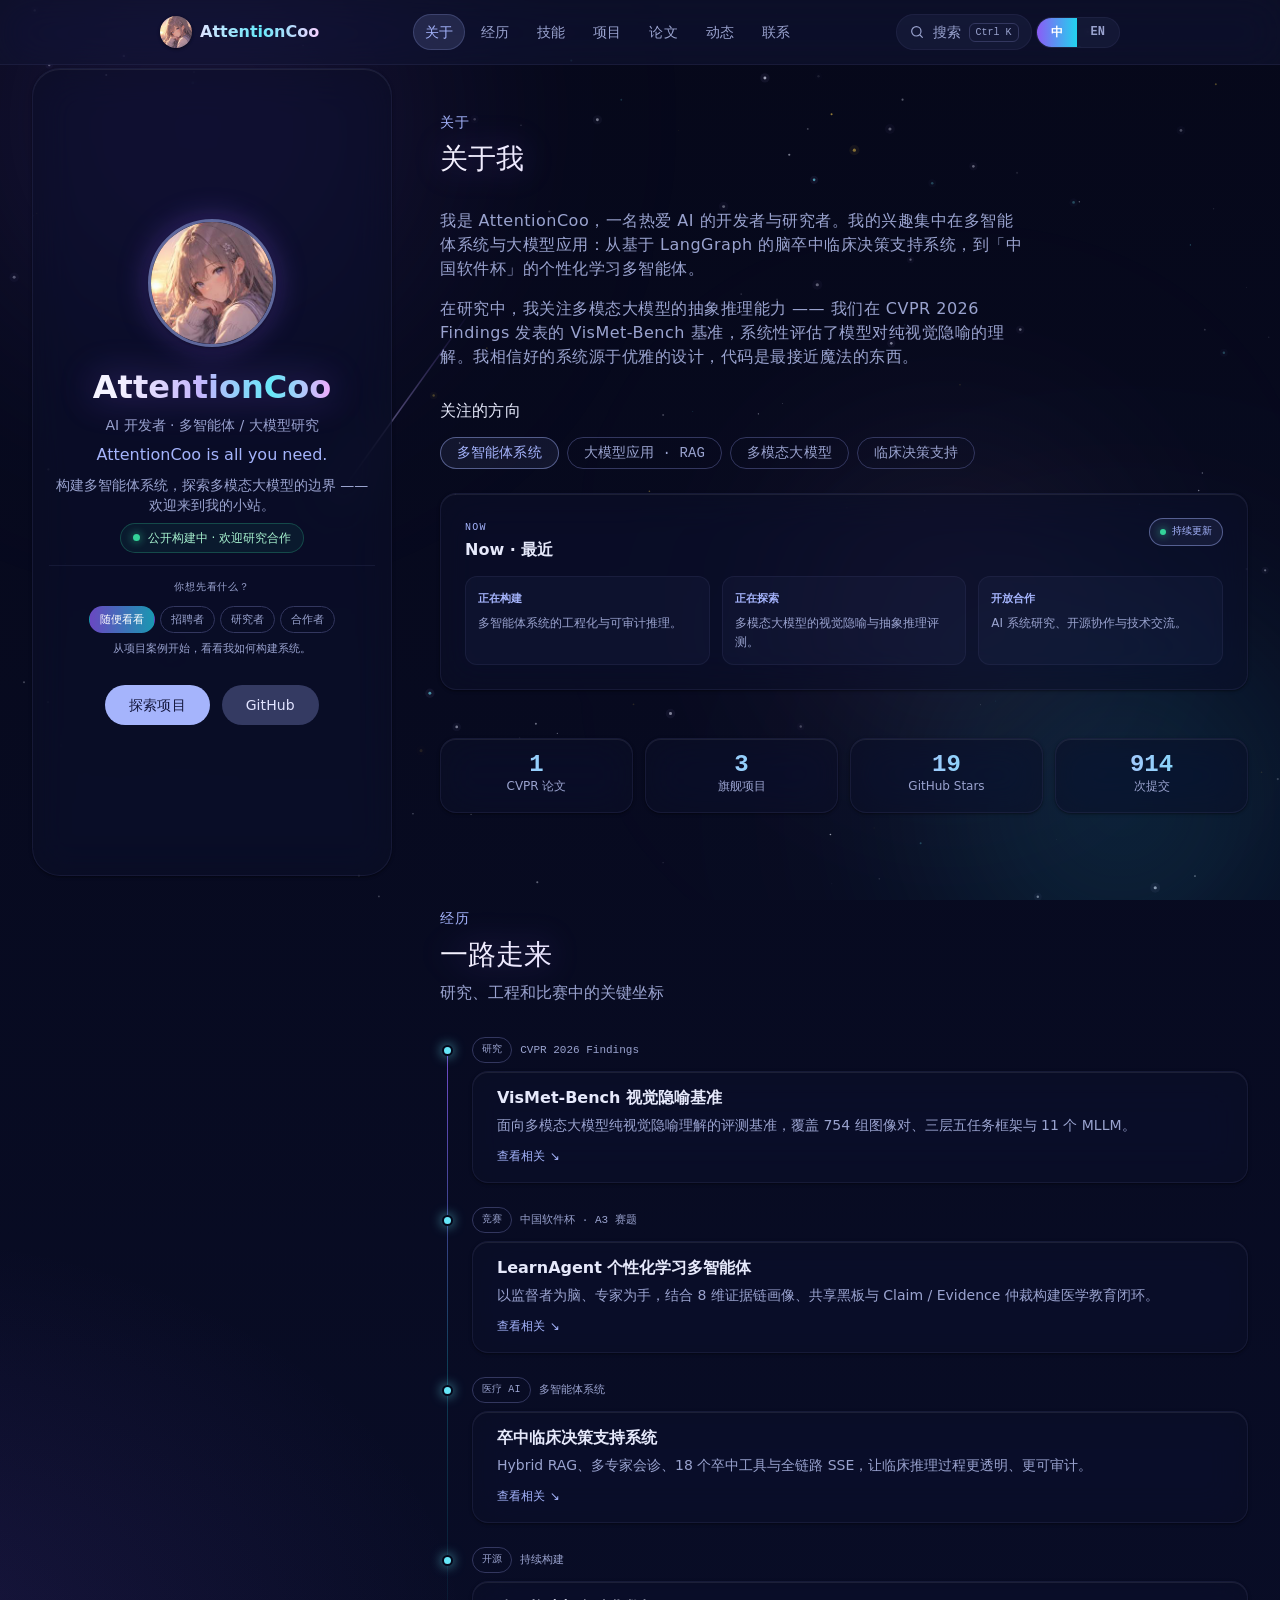
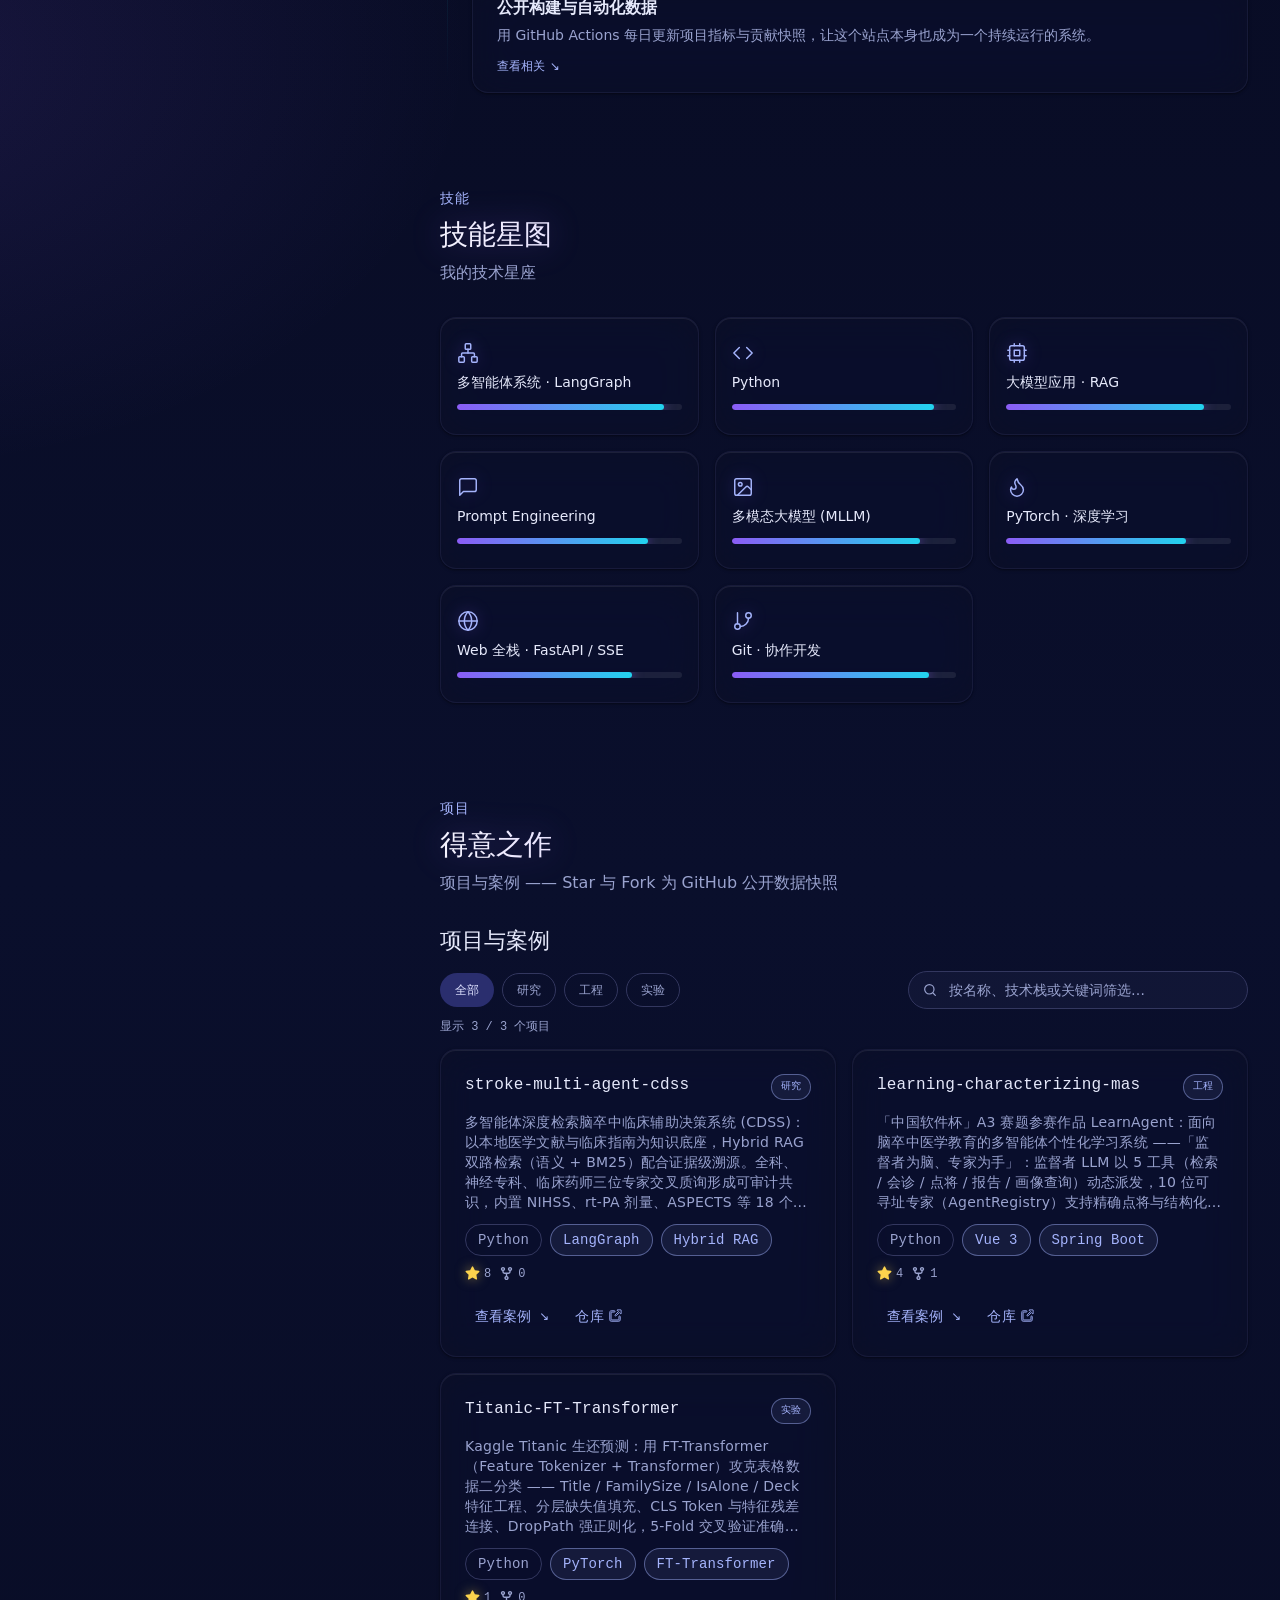
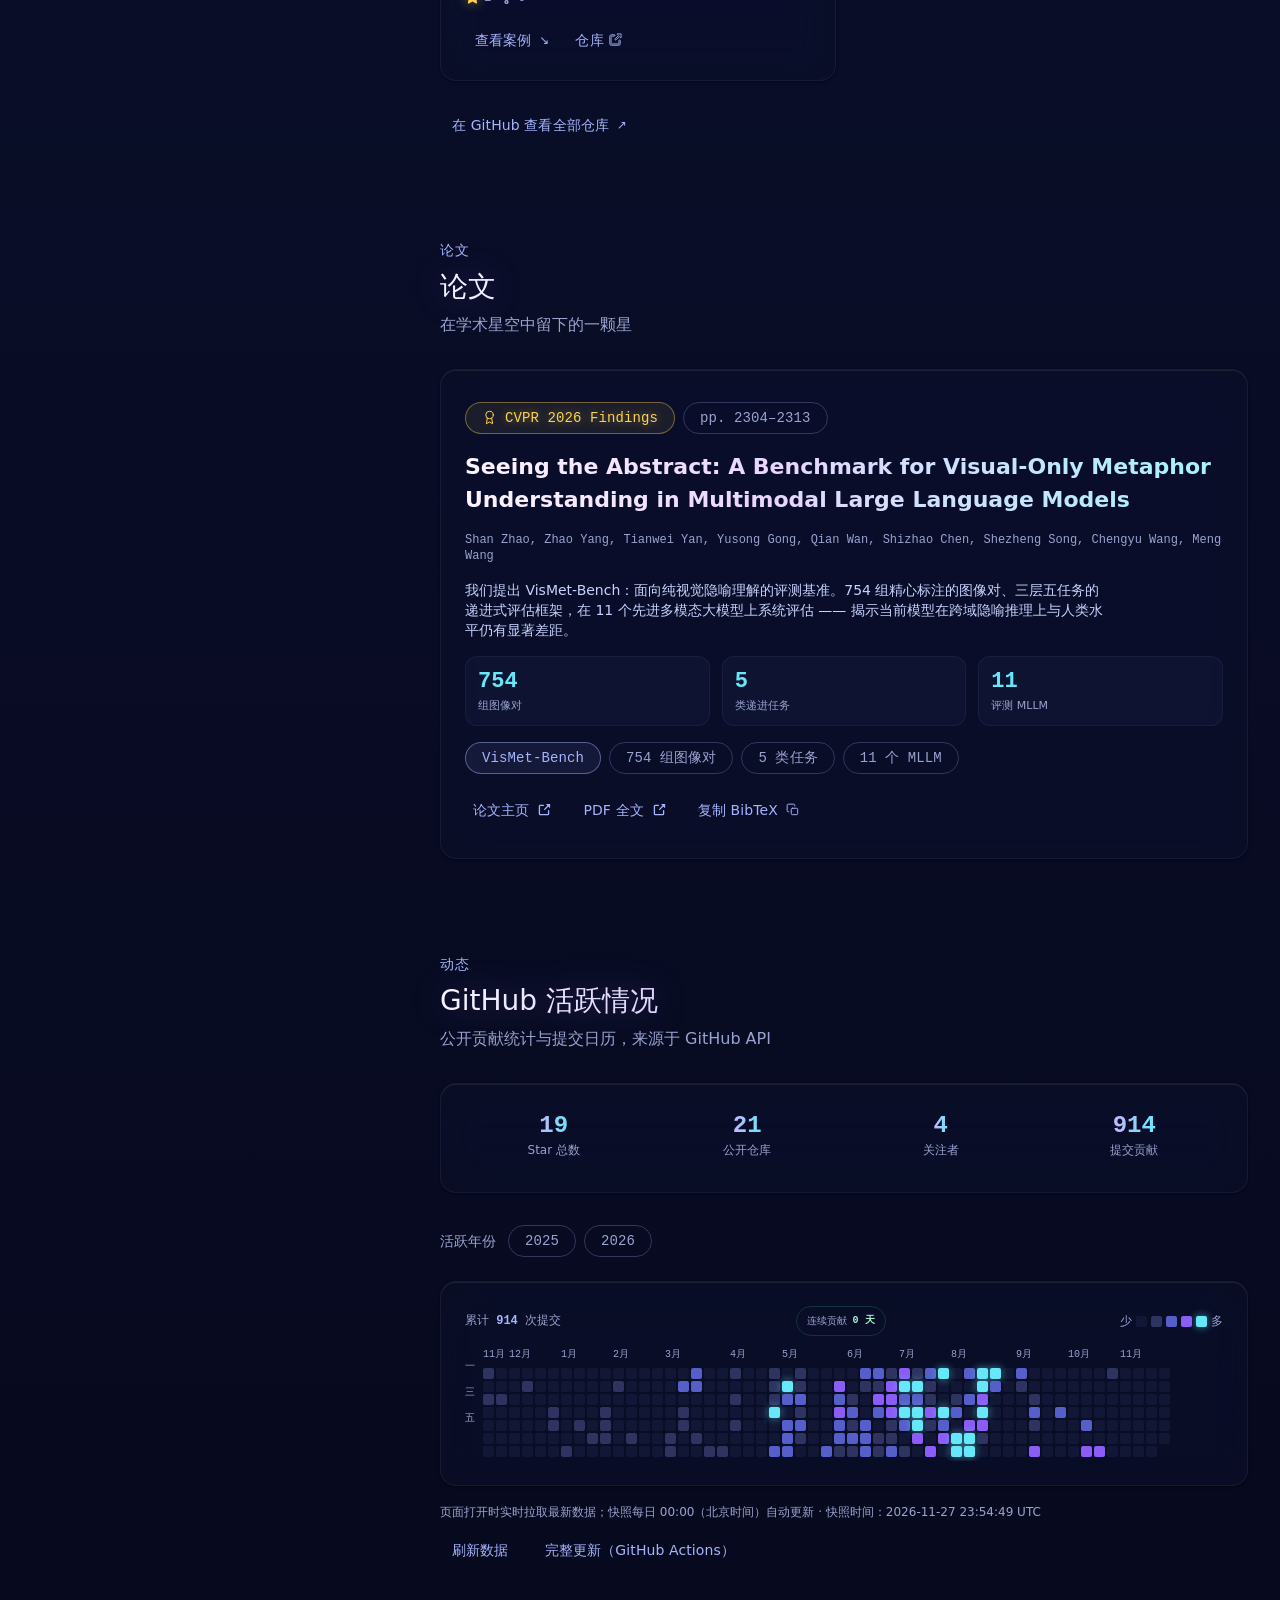
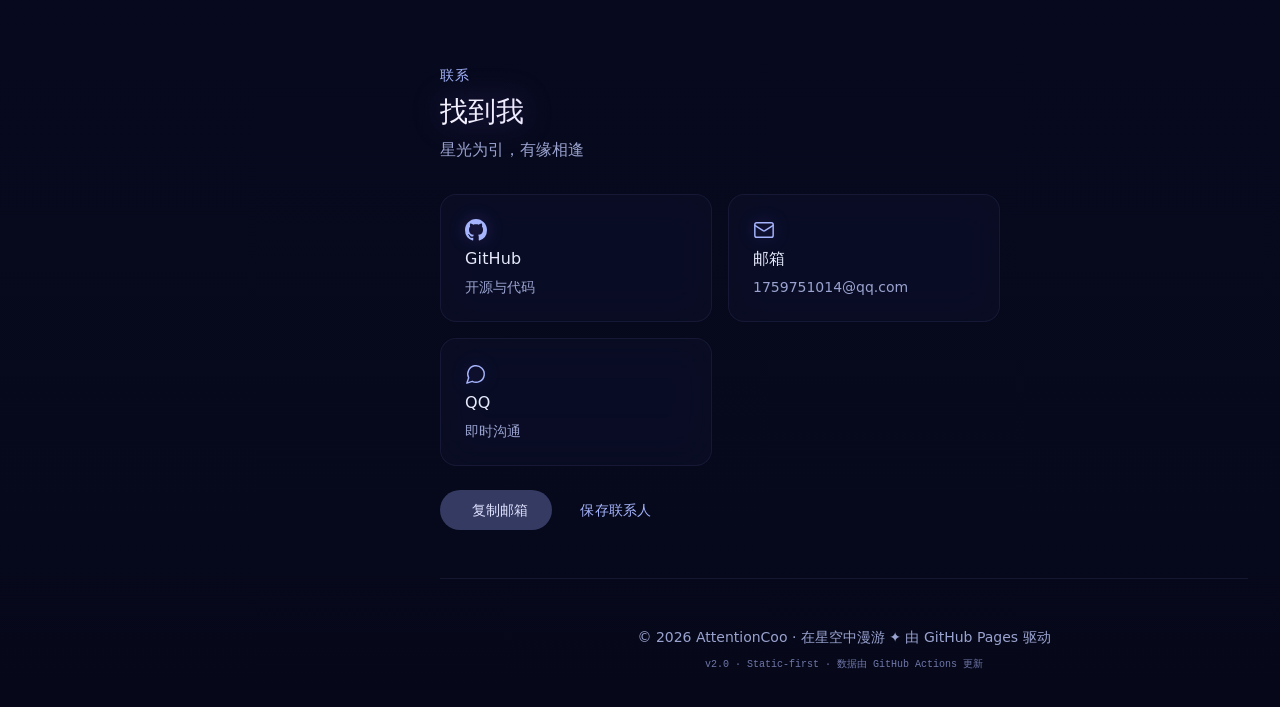
<file: index.html>
<!DOCTYPE html>
<html lang="zh-CN">
<head>
  <meta charset="UTF-8" />
  <meta name="viewport" content="width=device-width, initial-scale=1.0" />
  <meta name="description" content="AttentionCoo 的个人主页 —— AI 开发者与研究者：多智能体系统、大模型应用与多模态研究（CVPR 2026 Findings）。" />
  <meta name="author" content="AttentionCoo" />
  <meta name="theme-color" content="#06081a" />
  <meta property="og:type" content="website" />
  <meta property="og:site_name" content="AttentionCoo" />
  <meta property="og:title" content="AttentionCoo · AI Systems & Research" />
  <meta property="og:description" content="Multi-Agent Systems · LLM Applications · Multimodal Research. CVPR 2026 Findings author." />
  <meta property="og:url" content="https://attentioncoo.github.io/" />
  <meta property="og:image" content="https://attentioncoo.github.io/img/og-cover.png" />
  <meta property="og:image:width" content="1200" />
  <meta property="og:image:height" content="630" />
  <meta property="og:locale" content="zh_CN" />
  <meta property="og:locale:alternate" content="en_US" />
  <meta name="twitter:card" content="summary_large_image" />
  <meta name="twitter:title" content="AttentionCoo · AI Systems & Research" />
  <meta name="twitter:description" content="Multi-Agent Systems · LLM Applications · Multimodal Research." />
  <meta name="twitter:image" content="https://attentioncoo.github.io/img/og-cover.png" />
  <title>AttentionCoo · 个人主页</title>
  <link rel="canonical" href="https://attentioncoo.github.io/" />
  <link rel="icon" href="data:image/svg+xml,%3Csvg xmlns='http://www.w3.org/2000/svg' viewBox='0 0 100 100'%3E%3Cdefs%3E%3ClinearGradient id='g' x1='0' y1='0' x2='1' y2='1'%3E%3Cstop offset='0' stop-color='%238b5cf6'/%3E%3Cstop offset='1' stop-color='%2322d3ee'/%3E%3C/linearGradient%3E%3C/defs%3E%3Crect width='100' height='100' rx='24' fill='url(%23g)'/%3E%3Cpath d='M50 16l9 27 28 1-22 17 8 27-23-17-23 17 8-27-22-17 28-1z' fill='%23fff'/%3E%3C/svg%3E" />
  <script>
    // 首帧前应用已保存的语言，避免闪烁
    (function () {
      try {
        var lang = localStorage.getItem('attentioncoo-lang');
        document.documentElement.lang = lang === 'en' ? 'en' : 'zh-CN';
      } catch (err) { /* ignore */ }
    })();
  </script>
  <script type="application/ld+json">
    {
      "@context": "https://schema.org",
      "@type": "Person",
      "name": "AttentionCoo",
      "url": "https://attentioncoo.github.io/",
      "image": "https://attentioncoo.github.io/img/avatar.jpg",
      "email": "mailto:1759751014@qq.com",
      "sameAs": ["https://github.com/AttentionCoo"],
      "knowsAbout": ["Multi-Agent Systems", "Large Language Models", "Multimodal LLMs", "Clinical Decision Support"]
    }
  </script>
  <script type="application/ld+json">
    {
      "@context": "https://schema.org",
      "@type": "ScholarlyArticle",
      "name": "Seeing the Abstract: A Benchmark for Visual-Only Metaphor Understanding in Multimodal Large Language Models",
      "author": ["Shan Zhao", "Zhao Yang", "Tianwei Yan", "Yusong Gong", "Qian Wan", "Shizhao Chen", "Shezheng Song", "Chengyu Wang", "Meng Wang"],
      "datePublished": "2026",
      "isPartOf": {"@type": "PublicationVolume", "name": "CVPR 2026 Findings"},
      "url": "https://www.openaccess.thecvf.com/content/CVPR2026F/html/Zhao_Seeing_the_Abstract_A_Benchmark_for_Visual-Only_Metaphor_Understanding_in_CVPRF_2026_paper.html"
    }
  </script>
  <link rel="stylesheet" href="css/style.css?v=12" />
</head>
<body>
  <a class="skip-link" href="#main-content" data-i18n="a11y.skip">跳到主要内容</a>

  <!-- 星空画布与极光（固定背景层） -->
  <canvas id="stars" aria-hidden="true"></canvas>
  <div class="aurora" aria-hidden="true">
    <span class="blob blob-violet"></span>
    <span class="blob blob-cyan"></span>
    <span class="blob blob-pink"></span>
  </div>

  <!-- 顶部应用栏 -->
  <header class="appbar">
    <div class="container appbar__inner">
      <a class="appbar__brand" href="#top" aria-label="AttentionCoo · Home">
        <img class="appbar__avatar" src="img/avatar.jpg" alt="" width="32" height="32" />
        <span class="appbar__name">AttentionCoo</span>
      </a>
      <nav class="appbar__nav" aria-label="Primary">
        <a class="appbar__link" href="#about" data-i18n="nav.about">关于</a>
        <a class="appbar__link" href="#journey" data-i18n="nav.journey">经历</a>
        <a class="appbar__link" href="#skills" data-i18n="nav.skills">技能</a>
        <a class="appbar__link" href="#projects" data-i18n="nav.projects">项目</a>
        <a class="appbar__link" href="#publications" data-i18n="nav.publications">论文</a>
        <a class="appbar__link" href="#activity" data-i18n="nav.activity">动态</a>
        <a class="appbar__link" href="#contact" data-i18n="nav.contact">联系</a>
      </nav>
      <div class="appbar__actions">
        <button class="appbar__search" id="open-search" type="button" aria-haspopup="dialog" aria-keyshortcuts="Control+K Meta+K">
          <svg viewBox="0 0 24 24" fill="none" stroke="currentColor" stroke-width="1.8" stroke-linecap="round" aria-hidden="true"><circle cx="11" cy="11" r="7"/><path d="m20 20-3.5-3.5"/></svg>
          <span class="appbar__search-label" data-i18n="search.open">搜索</span>
          <kbd id="search-shortcut" class="appbar__search-kbd">⌘K</kbd>
        </button>
        <div class="lang-toggle" role="group" aria-label="Language / 语言">
          <button class="lang-btn" type="button" data-lang="zh">中</button>
          <button class="lang-btn" type="button" data-lang="en">EN</button>
        </div>
      </div>
    </div>
  </header>

  <!-- 分屏布局：右侧固定英雄面板 + 左侧滚动内容 -->
  <div class="layout">
    <aside class="layout__hero">
      <section id="top" class="hero">
        <div class="container hero__inner">
          <img class="hero__avatar" src="img/avatar.jpg" alt="AttentionCoo" width="128" height="128" />
          <h1 class="hero__name">AttentionCoo</h1>
          <p class="hero__role" data-i18n="hero.role">AI 开发者 · 多智能体 / 大模型研究</p>
          <p class="hero__tagline" data-i18n="hero.tagline">AttentionCoo is all you need.</p>
          <p class="hero__bio" data-i18n="hero.bio">构建多智能体系统，探索多模态大模型的边界 —— 欢迎来到我的小站。</p>
          <p class="hero__status">
            <span class="hero__status-dot" aria-hidden="true"></span>
            <span data-i18n="hero.status">公开构建中 · 欢迎研究合作</span>
          </p>

          <div class="hero__intents" id="hero-intents" role="group" aria-label="Explore mode">
            <p class="hero__intent-label" data-i18n="hero.intentLabel">你想先看什么？</p>
            <div class="hero__intent-options">
              <button class="intent-btn" type="button" data-intent="explorer" data-i18n="intent.explorer" aria-pressed="false">随便看看</button>
              <button class="intent-btn" type="button" data-intent="recruiter" data-i18n="intent.recruiter" aria-pressed="false">招聘者</button>
              <button class="intent-btn" type="button" data-intent="researcher" data-i18n="intent.researcher" aria-pressed="false">研究者</button>
              <button class="intent-btn" type="button" data-intent="collaborator" data-i18n="intent.collaborator" aria-pressed="false">合作者</button>
            </div>
            <p class="hero__intent-hint" id="intent-hint" aria-live="polite">从项目案例开始，看看我如何构建系统。</p>
          </div>

          <div class="hero__actions">
            <a class="m3-button m3-button--filled" id="hero-primary-cta" href="#projects">
              <span class="m3-button__label" id="hero-primary-label">探索项目</span>
            </a>
            <a class="m3-button m3-button--tonal" href="https://github.com/AttentionCoo" target="_blank" rel="noopener noreferrer">
              <span class="m3-button__label">GitHub</span>
            </a>
          </div>
        </div>
      </section>
    </aside>

    <div class="layout__content">
      <main id="main-content">
        <!-- 关于我 -->
        <section class="m3-section" id="about">
          <div class="m3-section__header">
            <p class="m3-section__eyebrow" data-i18n="about.eyebrow">关于</p>
            <h2 class="m3-section__title" data-i18n="about.title">关于我</h2>
          </div>
          <div class="about__body">
            <p class="about__p" data-i18n="about.p1">我是 AttentionCoo，一名热爱 AI 的开发者与研究者。我的兴趣集中在多智能体系统与大模型应用：从基于 LangGraph 的脑卒中临床决策支持系统，到「中国软件杯」的个性化学习多智能体。</p>
            <p class="about__p" data-i18n="about.p2">在研究中，我关注多模态大模型的抽象推理能力 —— 我们在 CVPR 2026 Findings 发表的 VisMet-Bench 基准，系统性评估了模型对纯视觉隐喻的理解。我相信好的系统源于优雅的设计，代码是最接近魔法的东西。</p>
            <div class="about__focus">
              <h3 class="about__focus-title" data-i18n="about.focusTitle">关注的方向</h3>
              <div class="about__chips" id="about-chips">
                <!-- 由 JS 渲染 -->
              </div>
            </div>
          </div>
          <div class="about__now" id="about-now" aria-live="polite">
            <!-- 由 features.js 渲染 -->
          </div>
          <div class="about__stats" id="about-stats">
            <!-- 由 JS 渲染 -->
          </div>
        </section>

        <!-- 经历时间线 -->
        <section class="m3-section" id="journey">
          <div class="m3-section__header">
            <p class="m3-section__eyebrow" data-i18n="journey.eyebrow">经历</p>
            <h2 class="m3-section__title" data-i18n="journey.title">一路走来</h2>
            <p class="m3-section__subtitle" data-i18n="journey.subtitle">研究、工程和比赛中的关键坐标</p>
          </div>
          <div class="timeline" id="timeline">
            <!-- 由 features.js 渲染 -->
          </div>
        </section>

        <!-- 技能 -->
        <section class="m3-section" id="skills">
          <div class="m3-section__header">
            <p class="m3-section__eyebrow" data-i18n="skills.eyebrow">技能</p>
            <h2 class="m3-section__title" data-i18n="skills.title">技能星图</h2>
            <p class="m3-section__subtitle" data-i18n="skills.subtitle">我的技术星座</p>
          </div>
          <div class="skills-grid" id="skills-grid">
            <!-- 由 JS 渲染 -->
          </div>
        </section>

        <!-- 项目 -->
        <section class="m3-section" id="projects">
          <div class="m3-section__header">
            <p class="m3-section__eyebrow" data-i18n="projects.eyebrow">项目</p>
            <h2 class="m3-section__title" data-i18n="projects.title">得意之作</h2>
            <p class="m3-section__subtitle" data-i18n="projects.subtitle">项目与案例 —— Star 与 Fork 为 GitHub 公开数据快照</p>
          </div>
          <h3 class="projects__subhead" data-i18n="projects.featuredTitle">项目与案例</h3>
          <div class="projects__toolbar">
            <div class="project-controls" id="project-controls">
              <!-- 由 features.js 渲染 -->
            </div>
          </div>
          <p class="projects__count" id="project-count" aria-live="polite"></p>
          <div class="projects__grid" id="projects-grid">
            <!-- 由 JS 渲染 -->
          </div>
          <div class="projects__empty" id="projects-empty" hidden>
            <span aria-hidden="true">✦</span>
            <p data-i18n="projects.empty">没有找到匹配项目，试试其他关键词。</p>
          </div>
          <div class="projects__viewall">
            <a class="m3-button m3-button--text" href="https://github.com/AttentionCoo?tab=repositories" target="_blank" rel="noopener noreferrer">
              <span class="m3-button__label" data-i18n="projects.viewAll">在 GitHub 查看全部仓库</span>
              <span class="m3-button__icon" aria-hidden="true">↗</span>
            </a>
          </div>
        </section>

        <!-- 论文 -->
        <section class="m3-section" id="publications">
          <div class="m3-section__header">
            <p class="m3-section__eyebrow" data-i18n="pubs.eyebrow">论文</p>
            <h2 class="m3-section__title" data-i18n="pubs.title">论文</h2>
            <p class="m3-section__subtitle" data-i18n="pubs.subtitle">在学术星空中留下的一颗星</p>
          </div>
          <div id="paper-card">
            <!-- 由 JS 渲染 -->
          </div>
        </section>

        <!-- 动态 -->
        <section class="m3-section" id="activity">
          <div class="m3-section__header">
            <p class="m3-section__eyebrow" data-i18n="activity.eyebrow">动态</p>
            <h2 class="m3-section__title" data-i18n="activity.title">GitHub 活跃情况</h2>
            <p class="m3-section__subtitle" data-i18n="activity.subtitle">公开贡献统计与提交日历，来源于 GitHub API</p>
          </div>
          <div id="activity-box">
            <!-- 由 JS 渲染 -->
          </div>
        </section>

        <!-- 联系 -->
        <section class="m3-section" id="contact">
          <div class="m3-section__header">
            <p class="m3-section__eyebrow" data-i18n="contact.eyebrow">联系</p>
            <h2 class="m3-section__title" data-i18n="contact.title">找到我</h2>
            <p class="m3-section__subtitle" data-i18n="contact.subtitle">星光为引，有缘相逢</p>
          </div>
          <div class="contact__links">
            <a class="contact__card spotlight" href="https://github.com/AttentionCoo" target="_blank" rel="noopener noreferrer">
              <span class="contact__icon" aria-hidden="true"><svg viewBox="0 0 16 16" fill="currentColor"><path d="M8 0c4.42 0 8 3.58 8 8a8.013 8.013 0 0 1-5.45 7.59c-.4.08-.55-.17-.55-.38 0-.27.01-1.13.01-2.2 0-.75-.25-1.23-.54-1.48 1.78-.2 3.65-.88 3.65-3.95 0-.88-.31-1.59-.82-2.15.08-.2.36-1.02-.08-2.12 0 0-.67-.22-2.2.82-.64-.18-1.32-.27-2-.27-.68 0-1.36.09-2 .27-1.53-1.03-2.2-.82-2.2-.82-.44 1.1-.16 1.92-.08 2.12-.51.56-.82 1.28-.82 2.15 0 3.06 1.86 3.75 3.64 3.95-.23.2-.44.55-.51 1.07-.46.21-1.61.55-2.33-.66-.15-.24-.6-.83-1.23-.82-.67.01-.27.38.01.53.34.19.73.9.82 1.13.16.45.68 1.31 2.69.94 0 .67.01 1.3.01 1.49 0 .21-.15.45-.55.38A7.995 7.995 0 0 1 0 8c0-4.42 3.58-8 8-8Z"/></svg></span>
              <span class="contact__card-label">GitHub</span>
              <span class="contact__card-desc" data-i18n="contact.github.desc">开源与代码</span>
            </a>
            <a class="contact__card spotlight" href="mailto:1759751014@qq.com">
              <span class="contact__icon" aria-hidden="true"><svg viewBox="0 0 24 24" fill="none" stroke="currentColor" stroke-width="1.6" stroke-linecap="round" stroke-linejoin="round"><rect x="2" y="4" width="20" height="16" rx="2"/><path d="m22 7-8.97 5.7a1.94 1.94 0 0 1-2.06 0L2 7"/></svg></span>
              <span class="contact__card-label" data-i18n="contact.email.label">邮箱</span>
              <span class="contact__card-desc">1759751014@qq.com</span>
            </a>
            <a class="contact__card spotlight" href="tencent://message/?uin=1759751014&site=qq&menu=yes">
              <span class="contact__icon" aria-hidden="true"><svg viewBox="0 0 24 24" fill="none" stroke="currentColor" stroke-width="1.6" stroke-linecap="round" stroke-linejoin="round"><path d="M7.9 20A9 9 0 1 0 4 16.1L2 22Z"/></svg></span>
              <span class="contact__card-label">QQ</span>
              <span class="contact__card-desc" data-i18n="contact.qq.desc">即时沟通</span>
            </a>
          </div>
          <div class="contact__actions">
            <button class="m3-button m3-button--tonal" id="copy-email-btn" type="button" data-copy-email>
              <span class="m3-button__icon" aria-hidden="true"><svg viewBox="0 0 24 24" fill="none" stroke="currentColor" stroke-width="1.7" stroke-linecap="round" stroke-linejoin="round"><rect x="9" y="9" width="11" height="11" rx="2"/><path d="M5 15H4a2 2 0 0 1-2-2V4a2 2 0 0 1 2-2h9a2 2 0 0 1 2 2v1"/></svg></span>
              <span class="m3-button__label" data-i18n="contact.copyEmail">复制邮箱</span>
            </button>
            <a class="m3-button m3-button--text" href="AttentionCoo.vcf" download="AttentionCoo.vcf">
              <span class="m3-button__icon" aria-hidden="true"><svg viewBox="0 0 24 24" fill="none" stroke="currentColor" stroke-width="1.7" stroke-linecap="round" stroke-linejoin="round"><path d="M12 3v12"/><path d="m7 10 5 5 5-5"/><path d="M5 21h14"/></svg></span>
              <span class="m3-button__label" data-i18n="contact.vcard">保存联系人</span>
            </a>
          </div>
        </section>
      </main>

      <footer class="m3-footer">
        <p>© <span id="year"></span> AttentionCoo · <span data-i18n="footer.line">在星空中漫游 ✦ 由 GitHub Pages 驱动</span></p>
        <p class="m3-footer__meta"><span>v2.0</span> · <span data-i18n="footer.note">Static-first · 数据由 GitHub Actions 更新</span></p>
      </footer>
    </div>
  </div>

  <!-- 全局搜索 / 命令面板 -->
  <dialog class="site-dialog search-dialog" id="search-dialog" aria-labelledby="search-dialog-title">
    <div class="search-dialog__shell">
      <div class="search-dialog__head">
        <div>
          <p class="dialog-eyebrow" data-i18n="search.eyebrow">Spotlight</p>
          <h2 class="dialog-title" id="search-dialog-title" data-i18n="search.title">搜索星站</h2>
        </div>
        <button class="icon-button" type="button" data-close-search aria-label="关闭">
          <svg viewBox="0 0 24 24" fill="none" stroke="currentColor" stroke-width="1.8" stroke-linecap="round" aria-hidden="true"><path d="M6 6l12 12M18 6 6 18"/></svg>
        </button>
      </div>
      <div class="command-input-wrap">
        <svg viewBox="0 0 24 24" fill="none" stroke="currentColor" stroke-width="1.8" stroke-linecap="round" aria-hidden="true"><circle cx="11" cy="11" r="7"/><path d="m20 20-3.5-3.5"/></svg>
        <label class="sr-only" for="command-input" data-i18n="search.title">搜索星站</label>
        <input id="command-input" type="search" autocomplete="off" spellcheck="false" role="combobox" aria-autocomplete="list" aria-expanded="true" aria-controls="command-results" placeholder="搜索项目、论文、经历或联系方式…" />
      </div>
      <div class="command-results" id="command-results" role="listbox" aria-label="搜索结果"></div>
      <div class="command-footer">
        <span data-i18n="search.hint">↑↓ 选择 · Enter 打开 · Esc 关闭</span>
        <span class="command-footer__brand">AttentionCoo / ⌘K</span>
      </div>
    </div>
  </dialog>

  <!-- 项目案例弹窗 -->
  <dialog class="site-dialog project-dialog" id="project-dialog" aria-labelledby="project-detail-title">
    <div id="project-detail"></div>
  </dialog>

  <div class="site-toast" id="site-toast" role="status" aria-live="polite" aria-atomic="true"></div>

  <script src="js/activity-data.js?v=12"></script>
  <script src="js/main.js?v=12"></script>
  <script src="js/features.js?v=12"></script>
</body>
</html>
</file>
<file: css/style.css>
/* ============================================================
   AttentionCoo · 星空小站
   Material Design 3 设计令牌 + 星空极光玻璃拟态
   布局参考 Tuning-Luna.github.io：右侧固定英雄面板 + 左侧滚动内容
   ============================================================ */

/* ---------- MD3 色彩令牌（深空紫蓝配色） ---------- */
:root {
  --md-sys-color-primary: #a5b4fc;
  --md-sys-color-on-primary: #14173d;
  --md-sys-color-primary-container: #2a2e6e;
  --md-sys-color-on-primary-container: #dfe2ff;
  --md-sys-color-secondary: #8f96d9;
  --md-sys-color-on-secondary: #1a1e45;
  --md-sys-color-secondary-container: #343a62;
  --md-sys-color-on-secondary-container: #e1e3ff;
  --md-sys-color-tertiary: #67e8f9;
  --md-sys-color-on-tertiary: #062f36;
  --md-sys-color-tertiary-container: #1d4a52;
  --md-sys-color-on-tertiary-container: #c2f4fd;
  --md-sys-color-error: #ffb4ab;
  --md-sys-color-on-error: #690005;
  --md-sys-color-error-container: #93000a;
  --md-sys-color-on-error-container: #ffdad6;
  --md-sys-color-background: #06081a;
  --md-sys-color-on-background: #e6e9fb;
  --md-sys-color-surface: #06081a;
  --md-sys-color-on-surface: #e6e9fb;
  --md-sys-color-surface-variant: #23264a;
  --md-sys-color-on-surface-variant: #9aa3cf;
  --md-sys-color-outline: #6f77a8;
  --md-sys-color-outline-variant: #33375f;
  --md-sys-color-surface-container-lowest: #03040f;
  --md-sys-color-surface-container-low: #0c0f26;
  --md-sys-color-surface-container: #111430;
  --md-sys-color-surface-container-high: #1a1e40;
  --md-sys-color-surface-container-highest: #252a4e;
  --md-sys-color-surface-dim: #06081a;
  --md-sys-color-surface-bright: #2c315c;
  --md-sys-color-surface-tint: #a5b4fc;
  --md-sys-color-inverse-surface: #e6e9fb;
  --md-sys-color-inverse-on-surface: #2b2f52;
  --md-sys-color-inverse-primary: #4b52b0;
  --md-sys-color-shadow: #000000;
  --md-sys-color-scrim: #000000;

  /* 星空点缀色 */
  --star-gold: #fcd34d;
  --star-cyan: #67e8f9;
  --aurora-violet: #8b5cf6;
  --aurora-cyan: #22d3ee;
  --aurora-pink: #f0abfc;

  /* ---------- 字体 ---------- */
  --md-ref-typeface: 'Inter', 'Segoe UI', 'Noto Sans SC', 'PingFang SC',
    'Microsoft YaHei', system-ui, -apple-system, sans-serif;
  --md-ref-typeface-display: 'Segoe UI', 'Inter', 'Noto Sans SC', 'PingFang SC',
    'Microsoft YaHei', system-ui, -apple-system, sans-serif;
  --md-ref-typeface-mono: 'Cascadia Code', 'JetBrains Mono', ui-monospace,
    'SFMono-Regular', Consolas, 'Liberation Mono', monospace;

  /* ---------- 字号（M3 字阶） ---------- */
  --md-sys-typescale-display-small-size: 36px;
  --md-sys-typescale-display-small-weight: 400;
  --md-sys-typescale-display-small-line-height: 44px;
  --md-sys-typescale-headline-large-size: 32px;
  --md-sys-typescale-headline-large-weight: 400;
  --md-sys-typescale-headline-large-line-height: 40px;
  --md-sys-typescale-headline-medium-size: 28px;
  --md-sys-typescale-headline-medium-weight: 400;
  --md-sys-typescale-headline-medium-line-height: 36px;
  --md-sys-typescale-headline-small-size: 24px;
  --md-sys-typescale-headline-small-weight: 400;
  --md-sys-typescale-headline-small-line-height: 32px;
  --md-sys-typescale-title-large-size: 22px;
  --md-sys-typescale-title-large-weight: 400;
  --md-sys-typescale-title-large-line-height: 28px;
  --md-sys-typescale-title-medium-size: 16px;
  --md-sys-typescale-title-medium-weight: 500;
  --md-sys-typescale-title-medium-line-height: 24px;
  --md-sys-typescale-title-medium-tracking: 0.15px;
  --md-sys-typescale-title-small-size: 14px;
  --md-sys-typescale-title-small-weight: 500;
  --md-sys-typescale-title-small-line-height: 20px;
  --md-sys-typescale-title-small-tracking: 0.1px;
  --md-sys-typescale-body-large-size: 16px;
  --md-sys-typescale-body-large-weight: 400;
  --md-sys-typescale-body-large-line-height: 24px;
  --md-sys-typescale-body-large-tracking: 0.5px;
  --md-sys-typescale-body-medium-size: 14px;
  --md-sys-typescale-body-medium-weight: 400;
  --md-sys-typescale-body-medium-line-height: 20px;
  --md-sys-typescale-body-medium-tracking: 0.25px;
  --md-sys-typescale-body-small-size: 12px;
  --md-sys-typescale-body-small-weight: 400;
  --md-sys-typescale-body-small-line-height: 16px;
  --md-sys-typescale-body-small-tracking: 0.4px;
  --md-sys-typescale-label-large-size: 14px;
  --md-sys-typescale-label-large-weight: 500;
  --md-sys-typescale-label-large-line-height: 20px;
  --md-sys-typescale-label-large-tracking: 0.1px;
  --md-sys-typescale-label-medium-size: 12px;
  --md-sys-typescale-label-medium-weight: 500;
  --md-sys-typescale-label-medium-line-height: 16px;
  --md-sys-typescale-label-medium-tracking: 0.5px;
  --md-sys-typescale-label-small-size: 11px;
  --md-sys-typescale-label-small-weight: 500;
  --md-sys-typescale-label-small-line-height: 16px;
  --md-sys-typescale-label-small-tracking: 0.5px;

  /* ---------- 形状 ---------- */
  --md-sys-shape-corner-none: 0px;
  --md-sys-shape-corner-extra-small: 4px;
  --md-sys-shape-corner-small: 8px;
  --md-sys-shape-corner-medium: 12px;
  --md-sys-shape-corner-large: 16px;
  --md-sys-shape-corner-extra-large: 28px;
  --md-sys-shape-corner-full: 9999px;

  /* ---------- 阴影 ---------- */
  --md-sys-elevation-level0: 0 0 0 0 transparent;
  --md-sys-elevation-level1: 0 1px 2px rgb(0 0 0 / 30%), 0 1px 3px 1px rgb(0 0 0 / 15%);
  --md-sys-elevation-level2: 0 1px 2px rgb(0 0 0 / 30%), 0 2px 6px 2px rgb(0 0 0 / 15%);
  --md-sys-elevation-level3: 0 1px 3px rgb(0 0 0 / 30%), 0 4px 8px 3px rgb(0 0 0 / 15%);
  --md-sys-elevation-level4: 0 2px 3px rgb(0 0 0 / 30%), 0 6px 10px 4px rgb(0 0 0 / 15%);

  /* ---------- 间距 ---------- */
  --md-sys-spacing-xs: 4px;
  --md-sys-spacing-sm: 8px;
  --md-sys-spacing-md: 12px;
  --md-sys-spacing-lg: 16px;
  --md-sys-spacing-xl: 24px;
  --md-sys-spacing-2xl: 32px;
  --md-sys-spacing-3xl: 48px;
  --md-sys-spacing-4xl: 64px;
  --md-sys-spacing-5xl: 96px;

  /* ---------- 动效 ---------- */
  --md-sys-motion-duration-short1: 100ms;
  --md-sys-motion-duration-short2: 200ms;
  --md-sys-motion-duration-short3: 300ms;
  --md-sys-motion-duration-short4: 400ms;
  --md-sys-motion-duration-medium1: 500ms;
  --md-sys-motion-duration-medium2: 700ms;
  --md-sys-motion-duration-long1: 1000ms;
  --md-sys-motion-easing-standard: cubic-bezier(0.2, 0, 0, 1);
  --md-sys-motion-easing-emphasized-decelerate: cubic-bezier(0.05, 0.7, 0.1, 1);
  --md-sys-motion-easing-emphasized-accelerate: cubic-bezier(0.3, 0, 0.8, 0.15);

  /* ---------- 玻璃拟态 ---------- */
  --md-glass-blur: 20px;
  --md-glass-saturate: 150%;
  --md-glass-opacity: 0.6;
  --md-glass-border: color-mix(in srgb, var(--md-sys-color-outline-variant) 32%, transparent);
  --md-glass-highlight: inset 0 1px 0 rgba(255, 255, 255, 0.08);
}

/* ============================================================
   基础
   ============================================================ */
:root {
  color-scheme: dark;
}

*,
*::before,
*::after {
  box-sizing: border-box;
}

* {
  margin: 0;
}

html {
  scroll-behavior: smooth;
  scroll-padding-top: calc(var(--md-sys-spacing-4xl) + var(--md-sys-spacing-2xl));
}

body {
  font-family: var(--md-ref-typeface);
  font-size: var(--md-sys-typescale-body-medium-size);
  line-height: var(--md-sys-typescale-body-medium-line-height);
  background-color: var(--md-sys-color-background);
  color: var(--md-sys-color-on-background);
  -webkit-font-smoothing: antialiased;
  text-rendering: optimizeLegibility;
  overflow-x: hidden;
  /* 深空底色（星空画布与极光覆盖其上） */
  background:
    radial-gradient(1200px 800px at 80% -10%, rgba(99, 102, 241, 0.16), transparent 60%),
    radial-gradient(1000px 700px at -10% 30%, rgba(139, 92, 246, 0.12), transparent 60%),
    linear-gradient(180deg, #06081a 0%, #0a0f2c 45%, #06081a 100%);
}

img,
svg {
  display: block;
  max-width: 100%;
}

a {
  color: var(--md-sys-color-primary);
  text-decoration: none;
}

a:hover {
  text-decoration: underline;
}

::selection {
  background-color: var(--md-sys-color-primary-container);
  color: var(--md-sys-color-on-primary-container);
}

:focus-visible {
  outline: 2px solid var(--md-sys-color-primary);
  outline-offset: 2px;
  border-radius: var(--md-sys-shape-corner-extra-small);
}

/* ============================================================
   固定背景层：星空画布 + 极光
   ============================================================ */
#stars {
  position: fixed;
  inset: 0;
  z-index: 0;
  pointer-events: none;
}

.aurora {
  position: fixed;
  inset: 0;
  z-index: 0;
  overflow: hidden;
  pointer-events: none;
}

.blob {
  position: absolute;
  border-radius: 50%;
  filter: blur(90px);
  opacity: 0.18;
  mix-blend-mode: screen;
}

.blob-violet {
  width: 55vmax;
  height: 55vmax;
  background: radial-gradient(circle, var(--aurora-violet), transparent 65%);
  top: -18vmax;
  left: -12vmax;
  animation: drift 26s ease-in-out infinite alternate;
}

.blob-cyan {
  width: 45vmax;
  height: 45vmax;
  background: radial-gradient(circle, var(--aurora-cyan), transparent 65%);
  bottom: -15vmax;
  right: -10vmax;
  animation: drift 22s ease-in-out infinite alternate-reverse;
}

.blob-pink {
  width: 38vmax;
  height: 38vmax;
  background: radial-gradient(circle, var(--aurora-pink), transparent 65%);
  top: 40%;
  left: 55%;
  opacity: 0.1;
  animation: drift 30s ease-in-out infinite alternate;
}

@keyframes drift {
  0% { transform: translate(0, 0) scale(1); }
  50% { transform: translate(6vmax, 4vmax) scale(1.12); }
  100% { transform: translate(-4vmax, 8vmax) scale(0.95); }
}

/* 内容层位于固定背景之上 */
.layout {
  position: relative;
  z-index: 1;
}

/* ============================================================
   顶部应用栏
   ============================================================ */
.appbar {
  position: sticky;
  top: 0;
  z-index: 100;
  background-color: color-mix(
    in srgb,
    var(--md-sys-color-surface-container) calc(var(--md-glass-opacity) * 100%),
    transparent
  );
  -webkit-backdrop-filter: blur(var(--md-glass-blur)) saturate(var(--md-glass-saturate));
  backdrop-filter: blur(var(--md-glass-blur)) saturate(var(--md-glass-saturate));
  border-bottom: 1px solid var(--md-glass-border);
}

.appbar__inner {
  display: flex;
  align-items: center;
  flex-wrap: wrap;
  gap: var(--md-sys-spacing-sm) var(--md-sys-spacing-md);
  min-height: 64px;
  padding-block: var(--md-sys-spacing-sm);
}

.appbar__brand {
  display: inline-flex;
  align-items: center;
  gap: var(--md-sys-spacing-sm);
  order: 1;
  color: var(--md-sys-color-on-surface);
  font-weight: 600;
}

.appbar__brand:hover {
  text-decoration: none;
}

.appbar__avatar {
  width: 32px;
  height: 32px;
  border-radius: var(--md-sys-shape-corner-full);
  box-shadow: var(--md-sys-elevation-level1);
}

.appbar__name {
  font-size: var(--md-sys-typescale-title-medium-size);
  background: linear-gradient(90deg, #dfe2ff, var(--star-cyan), #f5d0fe);
  -webkit-background-clip: text;
  background-clip: text;
  color: transparent;
}

.appbar__nav {
  display: flex;
  align-items: center;
  gap: var(--md-sys-spacing-xs);
  flex: 1;
  justify-content: center;
  order: 2;
}

.appbar__link {
  padding: var(--md-sys-spacing-sm) var(--md-sys-spacing-md);
  border-radius: var(--md-sys-shape-corner-full);
  color: var(--md-sys-color-on-surface-variant);
  font-size: var(--md-sys-typescale-label-large-size);
  font-weight: var(--md-sys-typescale-label-large-weight);
  letter-spacing: var(--md-sys-typescale-label-large-tracking);
  white-space: nowrap;
  transition:
    background-color var(--md-sys-motion-duration-short2) var(--md-sys-motion-easing-standard),
    color var(--md-sys-motion-duration-short2) var(--md-sys-motion-easing-standard);
}

.appbar__link:hover {
  background-color: var(--md-sys-color-surface-container-high);
  color: var(--md-sys-color-on-surface);
  text-decoration: none;
}

.appbar__actions {
  display: flex;
  align-items: center;
  gap: var(--md-sys-spacing-xs);
  order: 3;
}

/* 语言切换 */
.lang-toggle {
  display: inline-flex;
  border: 1px solid var(--md-glass-border);
  border-radius: var(--md-sys-shape-corner-full);
  background: rgba(148, 163, 255, 0.06);
  overflow: hidden;
}

.lang-btn {
  border: none;
  background: transparent;
  color: var(--md-sys-color-on-surface-variant);
  font-family: var(--md-ref-typeface-mono);
  font-size: var(--md-sys-typescale-label-medium-size);
  font-weight: 600;
  padding: 6px 14px;
  cursor: pointer;
  transition:
    background-color var(--md-sys-motion-duration-short2) var(--md-sys-motion-easing-standard),
    color var(--md-sys-motion-duration-short2) var(--md-sys-motion-easing-standard);
}

.lang-btn:hover {
  color: var(--md-sys-color-on-surface);
}

.lang-btn.active {
  background: linear-gradient(90deg, var(--aurora-violet), var(--aurora-cyan));
  color: #fff;
}

@media (max-width: 680px) {
  .appbar__actions {
    order: 2;
    margin-left: auto;
  }

  .appbar__nav {
    order: 3;
    flex: 1 1 100%;
    justify-content: flex-start;
    overflow-x: auto;
    padding-bottom: var(--md-sys-spacing-xs);
    -webkit-overflow-scrolling: touch;
    scrollbar-width: none;
  }

  .appbar__nav::-webkit-scrollbar {
    display: none;
  }
}

/* ============================================================
   分屏布局
   ============================================================ */
.layout {
  display: flex;
  align-items: flex-start;
  gap: var(--md-sys-spacing-3xl);
  max-width: 1320px;
  margin-inline: auto;
  padding-inline: var(--md-sys-spacing-xl);
}

@media (min-width: 720px) {
  .layout {
    padding-inline: var(--md-sys-spacing-2xl);
  }
}

.layout__content {
  flex: 1;
  min-width: 0;
}

/* 右侧固定英雄面板 */
.layout__hero {
  position: sticky;
  top: calc(var(--md-sys-spacing-4xl) + var(--md-sys-spacing-xs));
  flex: 0 0 360px;
  height: calc(100vh - var(--md-sys-spacing-4xl) - var(--md-sys-spacing-xs) - var(--md-sys-spacing-xl));
  padding: var(--md-sys-spacing-lg);
  overflow-y: auto;
  display: flex;
  flex-direction: column;
  justify-content: center;
  background-color: color-mix(
    in srgb,
    var(--md-sys-color-surface-container-low) calc(var(--md-glass-opacity) * 100%),
    transparent
  );
  -webkit-backdrop-filter: blur(var(--md-glass-blur)) saturate(var(--md-glass-saturate));
  backdrop-filter: blur(var(--md-glass-blur)) saturate(var(--md-glass-saturate));
  border: 1px solid var(--md-glass-border);
  border-radius: var(--md-sys-shape-corner-extra-large);
  box-shadow: var(--md-sys-elevation-level1), var(--md-glass-highlight);
}

/* 光标聚光灯（英雄面板） */
.layout__hero::before {
  content: '';
  position: absolute;
  inset: 0;
  border-radius: inherit;
  background: radial-gradient(
    240px circle at var(--spot-x, 50%) var(--spot-y, 50%),
    color-mix(in srgb, var(--md-sys-color-primary) 12%, transparent),
    color-mix(in srgb, var(--md-sys-color-primary) 4%, transparent) 40%,
    transparent 70%
  );
  opacity: 0;
  transition: opacity var(--md-sys-motion-duration-short3) var(--md-sys-motion-easing-standard);
  pointer-events: none;
  z-index: 0;
}

.layout__hero:hover::before {
  opacity: 1;
}

.layout__hero .hero {
  animation: hero-in var(--md-sys-motion-duration-medium1) var(--md-sys-motion-easing-emphasized-decelerate) both;
}

@keyframes hero-in {
  from {
    opacity: 0;
    transform: translateY(24px);
  }
  to {
    opacity: 1;
    transform: none;
  }
}

/* ============================================================
   英雄区（面板内）
   ============================================================ */
.layout__hero .hero {
  position: relative;
  z-index: 1;
  padding-block: var(--md-sys-spacing-sm);
}

.layout__hero .hero__avatar {
  margin-bottom: var(--md-sys-spacing-md);
}

.layout__hero .hero__actions {
  margin-top: var(--md-sys-spacing-lg);
}

.layout__hero .container {
  max-width: none;
  padding-inline: 0;
}

.hero__inner {
  display: flex;
  flex-direction: column;
  align-items: center;
  text-align: center;
  gap: var(--md-sys-spacing-sm);
}

.hero__avatar {
  width: 128px;
  height: 128px;
  border-radius: var(--md-sys-shape-corner-full);
  border: 3px solid color-mix(in srgb, var(--md-sys-color-primary) 55%, transparent);
  box-shadow: var(--md-sys-elevation-level2), 0 0 30px rgba(139, 92, 246, 0.35);
}

.hero__name {
  font-family: var(--md-ref-typeface-display);
  font-size: var(--md-sys-typescale-headline-large-size);
  font-weight: 700;
  line-height: var(--md-sys-typescale-headline-large-line-height);
  background: linear-gradient(90deg, #f5f3ff 10%, #c4b5fd 45%, var(--star-cyan) 75%, #f0abfc 100%);
  -webkit-background-clip: text;
  background-clip: text;
  color: transparent;
  filter: drop-shadow(0 0 18px rgba(139, 92, 246, 0.45));
}

.hero__role {
  font-size: var(--md-sys-typescale-title-small-size);
  font-weight: var(--md-sys-typescale-title-small-weight);
  line-height: var(--md-sys-typescale-title-small-line-height);
  color: var(--md-sys-color-on-surface-variant);
}

.hero__tagline {
  font-size: var(--md-sys-typescale-body-large-size);
  line-height: var(--md-sys-typescale-body-large-line-height);
  color: var(--md-sys-color-primary);
  font-weight: 500;
}

.hero__bio {
  max-width: 44ch;
  font-size: var(--md-sys-typescale-body-medium-size);
  line-height: var(--md-sys-typescale-body-medium-line-height);
  color: var(--md-sys-color-on-surface-variant);
}

.hero__actions {
  display: flex;
  flex-wrap: wrap;
  justify-content: center;
  gap: var(--md-sys-spacing-md);
}

@media (max-width: 1000px) {
  .layout {
    flex-direction: column;
    align-items: stretch;
    gap: 0;
  }

  .layout__hero {
    position: static;
    flex-basis: auto;
    width: 100%;
    height: auto;
    padding: 0;
    overflow: visible;
    order: -1;
    background: none;
    border: none;
    border-radius: 0;
    box-shadow: none;
    -webkit-backdrop-filter: none;
    backdrop-filter: none;
  }

  .layout__hero::before {
    display: none;
  }

  .layout__hero .hero {
    padding-block: var(--md-sys-spacing-5xl) var(--md-sys-spacing-4xl);
    background: radial-gradient(
      80% 60% at 50% 0%,
      color-mix(in srgb, var(--md-sys-color-primary-container) 22%, transparent),
      transparent 70%
    );
  }
}

/* ============================================================
   区块（M3 Section）
   ============================================================ */
.m3-section {
  padding-block: var(--md-sys-spacing-2xl);
  transition:
    opacity var(--md-sys-motion-duration-medium1) var(--md-sys-motion-easing-emphasized-decelerate),
    transform var(--md-sys-motion-duration-medium1) var(--md-sys-motion-easing-emphasized-decelerate);
}

.m3-section.pre-reveal {
  opacity: 0;
  transform: translateY(24px);
}

@media (min-width: 720px) {
  .m3-section {
    padding-block: var(--md-sys-spacing-3xl);
  }
}

.m3-section__header {
  display: flex;
  flex-direction: column;
  gap: var(--md-sys-spacing-sm);
  margin-bottom: var(--md-sys-spacing-2xl);
}

.m3-section__eyebrow {
  font-family: var(--md-ref-typeface-mono);
  font-size: var(--md-sys-typescale-label-large-size);
  font-weight: var(--md-sys-typescale-label-large-weight);
  letter-spacing: 0.08em;
  text-transform: uppercase;
  color: var(--md-sys-color-primary);
}

.m3-section__title {
  font-family: var(--md-ref-typeface-display);
  font-size: var(--md-sys-typescale-headline-medium-size);
  font-weight: var(--md-sys-typescale-headline-medium-weight);
  line-height: var(--md-sys-typescale-headline-medium-line-height);
  letter-spacing: var(--md-sys-typescale-headline-medium-tracking);
  background: linear-gradient(90deg, #f5f3ff, #c4b5fd 55%, var(--star-cyan));
  -webkit-background-clip: text;
  background-clip: text;
  color: transparent;
  filter: drop-shadow(0 0 16px rgba(139, 92, 246, 0.35));
}

.m3-section__subtitle {
  max-width: 56ch;
  font-size: var(--md-sys-typescale-body-large-size);
  line-height: var(--md-sys-typescale-body-large-line-height);
  color: var(--md-sys-color-on-surface-variant);
}

/* ============================================================
   按钮（M3）
   ============================================================ */
.m3-button {
  position: relative;
  display: inline-flex;
  align-items: center;
  justify-content: center;
  gap: var(--md-sys-spacing-sm);
  height: 40px;
  padding-inline: var(--md-sys-spacing-xl);
  border: none;
  border-radius: var(--md-sys-shape-corner-full);
  font-family: var(--md-ref-typeface);
  font-size: var(--md-sys-typescale-label-large-size);
  font-weight: var(--md-sys-typescale-label-large-weight);
  letter-spacing: var(--md-sys-typescale-label-large-tracking);
  line-height: var(--md-sys-typescale-label-large-line-height);
  cursor: pointer;
  user-select: none;
  text-decoration: none;
  overflow: hidden;
  transition:
    box-shadow var(--md-sys-motion-duration-short2) var(--md-sys-motion-easing-standard),
    background-color var(--md-sys-motion-duration-short2) var(--md-sys-motion-easing-standard);
}

.m3-button:hover {
  text-decoration: none;
}

.m3-button:active {
  transform: scale(0.98);
}

.m3-button::after {
  content: '';
  position: absolute;
  inset: 0;
  background: currentColor;
  opacity: 0;
  transition: opacity var(--md-sys-motion-duration-short2) var(--md-sys-motion-easing-standard);
}

.m3-button:hover::after,
.m3-button:focus-visible::after {
  opacity: 0.08;
}

.m3-button:active::after {
  opacity: 0.12;
}

.m3-button__label,
.m3-button__icon {
  position: relative;
  z-index: 1;
}

.m3-button__icon {
  font-size: 0.85em;
}

.m3-button--filled {
  background-color: var(--md-sys-color-primary);
  color: var(--md-sys-color-on-primary);
  box-shadow: var(--md-sys-elevation-level0);
}

.m3-button--filled:hover {
  box-shadow: var(--md-sys-elevation-level1), 0 0 20px rgba(165, 180, 252, 0.35);
}

.m3-button--tonal {
  background-color: var(--md-sys-color-secondary-container);
  color: var(--md-sys-color-on-secondary-container);
}

.m3-button--text {
  background-color: transparent;
  color: var(--md-sys-color-primary);
  padding-inline: var(--md-sys-spacing-md);
}

/* ============================================================
   胶囊（M3 Chip）
   ============================================================ */
.m3-chip {
  display: inline-flex;
  align-items: center;
  font-family: var(--md-ref-typeface-mono);
  gap: var(--md-sys-spacing-sm);
  height: 32px;
  padding-inline: var(--md-sys-spacing-lg);
  border: 1px solid var(--md-sys-color-outline-variant);
  border-radius: var(--md-sys-shape-corner-full);
  background-color: transparent;
  color: var(--md-sys-color-on-surface-variant);
  font-size: var(--md-sys-typescale-label-large-size);
  font-weight: var(--md-sys-typescale-label-large-weight);
  letter-spacing: var(--md-sys-typescale-label-large-tracking);
  line-height: var(--md-sys-typescale-label-large-line-height);
  white-space: nowrap;
}

.m3-chip svg {
  width: 15px;
  height: 15px;
  flex: none;
}

.m3-chip--accent {
  border-color: color-mix(in srgb, var(--md-sys-color-primary) 45%, transparent);
  color: var(--md-sys-color-primary);
  background: color-mix(in srgb, var(--md-sys-color-primary) 8%, transparent);
}

.m3-chip--gold {
  border-color: rgba(252, 211, 77, 0.4);
  color: var(--star-gold);
  background: rgba(252, 211, 77, 0.08);
  text-shadow: 0 0 10px rgba(252, 211, 77, 0.45);
}

/* ============================================================
   卡片（M3 Card，玻璃）
   ============================================================ */
.m3-card {
  background-color: color-mix(
    in srgb,
    var(--md-sys-color-surface-container-low) calc(var(--md-glass-opacity) * 100%),
    transparent
  );
  -webkit-backdrop-filter: blur(var(--md-glass-blur)) saturate(var(--md-glass-saturate));
  backdrop-filter: blur(var(--md-glass-blur)) saturate(var(--md-glass-saturate));
  border: 1px solid var(--md-glass-border);
  color: var(--md-sys-color-on-surface);
  border-radius: var(--md-sys-shape-corner-large);
  box-shadow: var(--md-sys-elevation-level1), var(--md-glass-highlight);
  transition:
    box-shadow var(--md-sys-motion-duration-short3) var(--md-sys-motion-easing-standard),
    background-color var(--md-sys-motion-duration-short3) var(--md-sys-motion-easing-standard),
    transform var(--md-sys-motion-duration-short3) var(--md-sys-motion-easing-emphasized-decelerate);
}

.m3-card:hover {
  transform: translateY(-2px) scale(1.01);
  box-shadow: var(--md-sys-elevation-level2), var(--md-glass-highlight);
}

/* ============================================================
   光标聚光灯（个人卡片）
   ============================================================ */
.spotlight {
  position: relative;
}

.spotlight::before {
  content: '';
  position: absolute;
  inset: 0;
  border-radius: inherit;
  background: radial-gradient(
    240px circle at var(--spot-x, 50%) var(--spot-y, 50%),
    color-mix(in srgb, var(--md-sys-color-primary) 12%, transparent),
    color-mix(in srgb, var(--md-sys-color-primary) 4%, transparent) 40%,
    transparent 70%
  );
  opacity: 0;
  transition: opacity var(--md-sys-motion-duration-short3) var(--md-sys-motion-easing-standard);
  pointer-events: none;
  z-index: 0;
}

.spotlight:hover::before {
  opacity: 1;
}

.spotlight > * {
  position: relative;
  z-index: 1;
}

/* ============================================================
   关于我
   ============================================================ */
.about__body {
  max-width: 66ch;
}

.about__p {
  font-size: var(--md-sys-typescale-body-large-size);
  line-height: var(--md-sys-typescale-body-large-line-height);
  letter-spacing: var(--md-sys-typescale-body-large-tracking);
  color: var(--md-sys-color-on-surface-variant);
  margin-bottom: var(--md-sys-spacing-lg);
}

.about__focus {
  margin-top: var(--md-sys-spacing-2xl);
}

.about__focus-title {
  font-size: var(--md-sys-typescale-title-medium-size);
  font-weight: var(--md-sys-typescale-title-medium-weight);
  letter-spacing: var(--md-sys-typescale-title-medium-tracking);
  color: var(--md-sys-color-on-surface);
  margin-bottom: var(--md-sys-spacing-lg);
}

.about__chips {
  display: flex;
  flex-wrap: wrap;
  gap: var(--md-sys-spacing-sm);
}

.about__stats {
  display: grid;
  grid-template-columns: repeat(4, 1fr);
  gap: var(--md-sys-spacing-md);
  margin-top: var(--md-sys-spacing-3xl);
}

.stat {
  padding: var(--md-sys-spacing-lg) var(--md-sys-spacing-sm);
  text-align: center;
}

.stat__num {
  display: block;
  font-family: var(--md-ref-typeface-mono);
  font-size: var(--md-sys-typescale-headline-small-size);
  font-weight: 600;
  font-variant-numeric: tabular-nums;
  background: linear-gradient(90deg, #c4b5fd, var(--star-cyan));
  -webkit-background-clip: text;
  background-clip: text;
  color: transparent;
}

.stat__label {
  font-size: var(--md-sys-typescale-label-medium-size);
  color: var(--md-sys-color-on-surface-variant);
}

@media (max-width: 680px) {
  .about__stats {
    grid-template-columns: repeat(2, 1fr);
  }
}

/* ============================================================
   技能
   ============================================================ */
.skills-grid {
  display: grid;
  grid-template-columns: repeat(auto-fill, minmax(200px, 1fr));
  gap: var(--md-sys-spacing-lg);
}

.skill-card {
  padding: var(--md-sys-spacing-xl) var(--md-sys-spacing-lg);
}

.skill-icon {
  display: inline-flex;
  align-items: center;
  justify-content: center;
  margin-bottom: var(--md-sys-spacing-sm);
  color: var(--md-sys-color-primary);
  filter: drop-shadow(0 0 8px rgba(139, 92, 246, 0.35));
}

.skill-icon svg {
  width: 22px;
  height: 22px;
}

.skill-name {
  font-size: var(--md-sys-typescale-title-small-size);
  font-weight: var(--md-sys-typescale-title-small-weight);
  color: var(--md-sys-color-on-surface);
  margin-bottom: var(--md-sys-spacing-md);
}

.skill-bar {
  height: 6px;
  border-radius: var(--md-sys-shape-corner-full);
  background: rgba(255, 255, 255, 0.08);
  overflow: hidden;
}

.skill-fill {
  height: 100%;
  width: 0;
  border-radius: var(--md-sys-shape-corner-full);
  background: linear-gradient(90deg, var(--aurora-violet), var(--aurora-cyan));
  box-shadow: 0 0 12px rgba(139, 92, 246, 0.8);
  transition: width 1.2s var(--md-sys-motion-easing-emphasized-decelerate);
}

/* ============================================================
   项目
   ============================================================ */
.projects__subhead {
  font-size: var(--md-sys-typescale-title-large-size);
  font-weight: var(--md-sys-typescale-title-large-weight);
  line-height: var(--md-sys-typescale-title-large-line-height);
  color: var(--md-sys-color-on-surface);
  margin-bottom: var(--md-sys-spacing-lg);
}

.projects__grid {
  display: grid;
  grid-template-columns: repeat(auto-fill, minmax(280px, 1fr));
  gap: var(--md-sys-spacing-lg);
}

.project-card {
  display: flex;
  flex-direction: column;
  gap: var(--md-sys-spacing-md);
  padding: var(--md-sys-spacing-xl);
  min-height: 100%;
}

.project-card__head {
  display: flex;
  align-items: baseline;
  justify-content: space-between;
  gap: var(--md-sys-spacing-sm);
}

.project-card__name {
  font-family: var(--md-ref-typeface-mono);
  font-size: var(--md-sys-typescale-title-medium-size);
  font-weight: var(--md-sys-typescale-title-medium-weight);
  letter-spacing: var(--md-sys-typescale-title-medium-tracking);
  color: var(--md-sys-color-on-surface);
  overflow-wrap: anywhere;
}

.project-card__name:hover {
  color: var(--md-sys-color-primary);
}

.project-card__desc {
  font-size: var(--md-sys-typescale-body-medium-size);
  line-height: var(--md-sys-typescale-body-medium-line-height);
  letter-spacing: var(--md-sys-typescale-body-medium-tracking);
  color: var(--md-sys-color-on-surface-variant);
  flex: 1;
}

.project-card__meta {
  display: flex;
  align-items: center;
  flex-wrap: wrap;
  gap: var(--md-sys-spacing-sm);
  margin-top: auto;
}

.project-card__meta .m3-chip {
  padding-inline: var(--md-sys-spacing-md);
}

.project-card__stats {
  display: inline-flex;
  align-items: center;
  gap: var(--md-sys-spacing-sm);
}

.project-card__stat {
  display: inline-flex;
  align-items: center;
  gap: var(--md-sys-spacing-xs);
  font-family: var(--md-ref-typeface-mono);
  font-size: var(--md-sys-typescale-label-medium-size);
  color: var(--md-sys-color-on-surface-variant);
  font-variant-numeric: tabular-nums;
}

.project-card__stat svg {
  width: 15px;
  height: 15px;
  fill: currentColor;
  flex: none;
}

.project-card__stat--star svg {
  color: var(--star-gold);
  filter: drop-shadow(0 0 6px rgba(252, 211, 77, 0.5));
}

.project-card__actions {
  display: flex;
  flex-wrap: wrap;
  gap: var(--md-sys-spacing-lg);
  padding-top: var(--md-sys-spacing-xs);
}

.project-card__link {
  display: inline-flex;
  align-items: center;
  gap: var(--md-sys-spacing-xs);
  font-size: var(--md-sys-typescale-label-large-size);
  font-weight: var(--md-sys-typescale-label-large-weight);
  letter-spacing: var(--md-sys-typescale-label-large-tracking);
  color: var(--md-sys-color-primary);
}

.project-card__link svg {
  width: 14px;
  height: 14px;
  fill: currentColor;
  flex: none;
}

.projects__viewall {
  margin-top: var(--md-sys-spacing-xl);
}

/* ============================================================
   论文
   ============================================================ */
.paper-card {
  padding: var(--md-sys-spacing-2xl) var(--md-sys-spacing-xl);
  display: flex;
  flex-direction: column;
  gap: var(--md-sys-spacing-lg);
}

.paper-card__badges {
  display: flex;
  flex-wrap: wrap;
  gap: var(--md-sys-spacing-sm);
}

.paper-card__title {
  font-family: var(--md-ref-typeface-display);
  font-size: var(--md-sys-typescale-title-large-size);
  font-weight: 600;
  line-height: 1.5;
  color: var(--md-sys-color-on-surface);
  background: linear-gradient(90deg, #fdf4ff, #e9d5ff 40%, #a5f3fc);
  -webkit-background-clip: text;
  background-clip: text;
  color: transparent;
}

.paper-card__title:hover {
  text-decoration: underline;
  text-decoration-color: color-mix(in srgb, var(--md-sys-color-primary) 50%, transparent);
}

.paper-card__authors {
  font-family: var(--md-ref-typeface-mono);
  font-size: var(--md-sys-typescale-body-small-size);
  line-height: var(--md-sys-typescale-body-small-line-height);
  color: var(--md-sys-color-on-surface-variant);
}

.paper-card__abstract {
  font-size: var(--md-sys-typescale-body-medium-size);
  line-height: var(--md-sys-typescale-body-medium-line-height);
  color: var(--md-sys-color-on-surface-variant);
  max-width: 72ch;
}

.paper-card__abstract-zh {
  font-size: var(--md-sys-typescale-body-medium-size);
  line-height: var(--md-sys-typescale-body-medium-line-height);
  color: #c7d2fe;
  max-width: 72ch;
}

.paper-card__tags {
  display: flex;
  flex-wrap: wrap;
  gap: var(--md-sys-spacing-sm);
}

.paper-card__actions {
  display: flex;
  flex-wrap: wrap;
  gap: var(--md-sys-spacing-lg);
  padding-top: var(--md-sys-spacing-xs);
}

/* ============================================================
   联系
   ============================================================ */
.contact__links {
  display: grid;
  grid-template-columns: 1fr;
  gap: var(--md-sys-spacing-lg);
  max-width: 560px;
}

@media (min-width: 480px) {
  .contact__links {
    grid-template-columns: repeat(2, 1fr);
  }
}

.contact__card {
  display: flex;
  flex-direction: column;
  align-items: flex-start;
  gap: var(--md-sys-spacing-sm);
  padding: var(--md-sys-spacing-xl);
  border-radius: var(--md-sys-shape-corner-large);
  background-color: color-mix(
    in srgb,
    var(--md-sys-color-surface-container-low) calc(var(--md-glass-opacity) * 100%),
    transparent
  );
  -webkit-backdrop-filter: blur(var(--md-glass-blur)) saturate(var(--md-glass-saturate));
  backdrop-filter: blur(var(--md-glass-blur)) saturate(var(--md-glass-saturate));
  border: 1px solid var(--md-glass-border);
  color: var(--md-sys-color-on-surface);
  transition:
    background-color var(--md-sys-motion-duration-short2) var(--md-sys-motion-easing-standard),
    box-shadow var(--md-sys-motion-duration-short3) var(--md-sys-motion-easing-standard),
    transform var(--md-sys-motion-duration-short3) var(--md-sys-motion-easing-emphasized-decelerate);
}

.contact__card:hover {
  background-color: color-mix(
    in srgb,
    var(--md-sys-color-surface-container-high) calc(var(--md-glass-opacity) * 100%),
    transparent
  );
  color: var(--md-sys-color-primary);
  text-decoration: none;
  box-shadow: var(--md-sys-elevation-level2), var(--md-glass-highlight);
  transform: translateY(-2px);
}

.contact__icon {
  display: inline-flex;
  align-items: center;
  justify-content: center;
  color: var(--md-sys-color-primary);
  filter: drop-shadow(0 0 8px rgba(139, 92, 246, 0.35));
}

.contact__icon svg {
  width: 22px;
  height: 22px;
}

.contact__card-label {
  font-size: var(--md-sys-typescale-title-medium-size);
  font-weight: var(--md-sys-typescale-title-medium-weight);
  letter-spacing: var(--md-sys-typescale-title-medium-tracking);
}

.contact__card-desc {
  font-size: var(--md-sys-typescale-body-medium-size);
  color: var(--md-sys-color-on-surface-variant);
}

/* ============================================================
   动态（GitHub 活动图）
   ============================================================ */
.activity__stats {
  display: grid;
  grid-template-columns: repeat(2, 1fr);
  gap: var(--md-sys-spacing-2xl);
  padding: var(--md-sys-spacing-2xl);
  background-color: color-mix(
    in srgb,
    var(--md-sys-color-surface-container-low) calc(var(--md-glass-opacity) * 100%),
    transparent
  );
  -webkit-backdrop-filter: blur(var(--md-glass-blur)) saturate(var(--md-glass-saturate));
  backdrop-filter: blur(var(--md-glass-blur)) saturate(var(--md-glass-saturate));
  border: 1px solid var(--md-glass-border);
  border-radius: var(--md-sys-shape-corner-large);
  box-shadow: var(--md-sys-elevation-level1), var(--md-glass-highlight);
}

@media (min-width: 560px) {
  .activity__stats {
    grid-template-columns: repeat(4, 1fr);
  }
}

.activity__stat {
  display: flex;
  flex-direction: column;
  align-items: center;
  gap: var(--md-sys-spacing-xs);
  text-align: center;
}

.activity__stat-value {
  font-family: var(--md-ref-typeface-mono);
  font-size: var(--md-sys-typescale-headline-small-size);
  font-weight: 600;
  font-variant-numeric: tabular-nums;
  background: linear-gradient(90deg, #c4b5fd, var(--star-cyan));
  -webkit-background-clip: text;
  background-clip: text;
  color: transparent;
}

.activity__stat-label {
  font-size: var(--md-sys-typescale-label-medium-size);
  color: var(--md-sys-color-on-surface-variant);
}

.activity__years {
  display: flex;
  align-items: center;
  flex-wrap: wrap;
  gap: var(--md-sys-spacing-md);
  margin-top: var(--md-sys-spacing-2xl);
}

.activity__years-label {
  font-size: var(--md-sys-typescale-body-medium-size);
  color: var(--md-sys-color-on-surface-variant);
}

.activity__year-chips {
  display: flex;
  gap: var(--md-sys-spacing-sm);
}

.activity__graph {
  margin-top: var(--md-sys-spacing-xl);
  padding: var(--md-sys-spacing-xl);
  background-color: color-mix(
    in srgb,
    var(--md-sys-color-surface-container-low) calc(var(--md-glass-opacity) * 100%),
    transparent
  );
  -webkit-backdrop-filter: blur(var(--md-glass-blur)) saturate(var(--md-glass-saturate));
  backdrop-filter: blur(var(--md-glass-blur)) saturate(var(--md-glass-saturate));
  border: 1px solid var(--md-glass-border);
  border-radius: var(--md-sys-shape-corner-large);
  box-shadow: var(--md-sys-elevation-level1), var(--md-glass-highlight);
}

.gh-head {
  display: flex;
  align-items: center;
  justify-content: space-between;
  flex-wrap: wrap;
  gap: var(--md-sys-spacing-sm);
  margin-bottom: var(--md-sys-spacing-md);
}

.gh-total {
  font-family: var(--md-ref-typeface-mono);
  font-size: var(--md-sys-typescale-label-medium-size);
  color: var(--md-sys-color-on-surface-variant);
}

.gh-total strong {
  color: var(--md-sys-color-primary);
  font-weight: 600;
}

.gh-legend {
  display: inline-flex;
  align-items: center;
  gap: var(--md-sys-spacing-xs);
  font-size: var(--md-sys-typescale-body-small-size);
  color: var(--md-sys-color-on-surface-variant);
}

.gh-legend .gh-cell {
  cursor: default;
}

/* 滚动容器：窄屏横向滑动 */
.gh-scroll {
  overflow-x: auto;
  padding-bottom: var(--md-sys-spacing-xs);
  scrollbar-width: thin;
  scrollbar-color: var(--md-sys-color-outline-variant) transparent;
}

.gh-scroll::-webkit-scrollbar {
  height: 6px;
}

.gh-scroll::-webkit-scrollbar-thumb {
  background: var(--md-sys-color-outline-variant);
  border-radius: 4px;
}

.gh-body {
  display: flex;
  gap: var(--md-sys-spacing-sm);
  min-width: max-content;
}

.gh-days {
  display: grid;
  grid-template-rows: repeat(7, 11px);
  gap: 2px;
  flex: none;
}

.gh-days span {
  font-size: 10px;
  line-height: 11px;
  color: var(--md-sys-color-on-surface-variant);
  font-family: var(--md-ref-typeface-mono);
}

.gh-days span:nth-child(1) { grid-row: 2; }
.gh-days span:nth-child(2) { grid-row: 4; }
.gh-days span:nth-child(3) { grid-row: 6; }

.gh-calendar {
  flex: none;
}

.gh-months {
  display: flex;
  margin-bottom: var(--md-sys-spacing-xs);
  height: 16px;
}

.gh-month {
  width: 13px;
  flex: none;
  position: relative;
  font-size: 10px;
  line-height: 14px;
  color: var(--md-sys-color-on-surface-variant);
  font-family: var(--md-ref-typeface-mono);
}

.gh-month span {
  position: absolute;
  left: 0;
  white-space: nowrap;
}

.gh-weeks {
  display: flex;
  gap: 2px;
}

.gh-week {
  display: flex;
  flex-direction: column;
  gap: 2px;
}

.gh-cell {
  width: 11px;
  height: 11px;
  border-radius: 2px;
  flex: none;
  transition: transform var(--md-sys-motion-duration-short2) var(--md-sys-motion-easing-standard);
}

.gh-cell:hover {
  transform: scale(1.35);
  outline: 1px solid color-mix(in srgb, var(--md-sys-color-primary) 60%, transparent);
  outline-offset: 1px;
}

.gh-cell--l0 { background: rgba(148, 163, 255, 0.07); }
.gh-cell--l1 { background: #2e3360; }
.gh-cell--l2 { background: #565fc9; }
.gh-cell--l3 { background: #8b5cf6; }
.gh-cell--l4 {
  background: #67e8f9;
  box-shadow: 0 0 8px rgba(103, 232, 249, 0.6);
}

.activity__note {
  margin-top: var(--md-sys-spacing-lg);
  font-size: var(--md-sys-typescale-body-small-size);
  color: var(--md-sys-color-on-surface-variant);
}

.activity__actions {
  margin-top: var(--md-sys-spacing-sm);
}

/* ============================================================
   页脚
   ============================================================ */
.m3-footer {
  padding-block: var(--md-sys-spacing-3xl) var(--md-sys-spacing-2xl);
  border-top: 1px solid var(--md-glass-border);
  color: var(--md-sys-color-on-surface-variant);
  font-size: var(--md-sys-typescale-body-medium-size);
  text-align: center;
}

/* ============================================================
   通用工具
   ============================================================ */
.container {
  width: 100%;
  max-width: 1024px;
  margin-inline: auto;
  padding-inline: var(--md-sys-spacing-xl);
}

@media (min-width: 720px) {
  .container {
    padding-inline: var(--md-sys-spacing-2xl);
  }
}

/* ============================================================
   减少动态效果
   ============================================================ */
@media (prefers-reduced-motion: reduce) {
  *,
  *::before,
  *::after {
    animation-duration: 0.01ms !important;
    animation-iteration-count: 1 !important;
    transition-duration: 0.01ms !important;
    scroll-behavior: auto !important;
  }

  .m3-section.pre-reveal {
    opacity: 1;
    transform: none;
  }
}

/* ============================================================
   v2.0 · Enhancement layer
   ============================================================ */
.sr-only {
  position: absolute;
  width: 1px;
  height: 1px;
  padding: 0;
  margin: -1px;
  overflow: hidden;
  clip: rect(0, 0, 0, 0);
  white-space: nowrap;
  border: 0;
}

.skip-link {
  position: fixed;
  top: 12px;
  left: 12px;
  z-index: 2000;
  padding: 10px 16px;
  border-radius: var(--md-sys-shape-corner-full);
  background: var(--md-sys-color-primary);
  color: var(--md-sys-color-on-primary);
  font-weight: 600;
  transform: translateY(-180%);
  transition: transform var(--md-sys-motion-duration-short3) var(--md-sys-motion-easing-emphasized-decelerate);
}

.skip-link:focus {
  transform: translateY(0);
  text-decoration: none;
}

body.modal-open {
  overflow: hidden;
}

.appbar__search {
  display: inline-flex;
  align-items: center;
  gap: var(--md-sys-spacing-sm);
  min-height: 36px;
  padding: 6px 12px;
  border: 1px solid var(--md-glass-border);
  border-radius: var(--md-sys-shape-corner-full);
  background: rgba(148, 163, 255, 0.06);
  color: var(--md-sys-color-on-surface-variant);
  font: inherit;
  cursor: pointer;
  transition:
    background-color var(--md-sys-motion-duration-short2) var(--md-sys-motion-easing-standard),
    color var(--md-sys-motion-duration-short2) var(--md-sys-motion-easing-standard);
}

.appbar__search:hover {
  background: rgba(148, 163, 255, 0.12);
  color: var(--md-sys-color-on-surface);
}

.appbar__search svg {
  width: 16px;
  height: 16px;
}

.appbar__search-label {
  font-size: var(--md-sys-typescale-label-large-size);
  font-weight: 500;
}

.appbar__search-kbd {
  padding: 2px 6px;
  border: 1px solid var(--md-sys-color-outline-variant);
  border-radius: 6px;
  font-family: var(--md-ref-typeface-mono);
  font-size: 10px;
  line-height: 1.3;
  color: var(--md-sys-color-on-surface-variant);
}

.appbar__link.is-active {
  background: color-mix(in srgb, var(--md-sys-color-primary) 14%, transparent);
  color: var(--md-sys-color-primary);
  box-shadow: inset 0 0 0 1px color-mix(in srgb, var(--md-sys-color-primary) 20%, transparent);
}

.hero__status {
  display: inline-flex;
  align-items: center;
  gap: var(--md-sys-spacing-sm);
  padding: 5px 12px;
  border: 1px solid rgba(52, 211, 153, 0.26);
  border-radius: var(--md-sys-shape-corner-full);
  background: rgba(52, 211, 153, 0.07);
  color: #a7f3d0;
  font-size: var(--md-sys-typescale-label-medium-size);
  line-height: 1.5;
}

.hero__status-dot {
  width: 7px;
  height: 7px;
  border-radius: 50%;
  background: #34d399;
  box-shadow: 0 0 10px rgba(52, 211, 153, 0.9);
  animation: status-pulse 2.2s ease-in-out infinite;
}

@keyframes status-pulse {
  0%, 100% { opacity: 1; transform: scale(1); }
  50% { opacity: 0.55; transform: scale(0.8); }
}

.hero__intents {
  width: 100%;
  margin-top: var(--md-sys-spacing-xs);
  padding-top: var(--md-sys-spacing-md);
  border-top: 1px solid var(--md-glass-border);
}

.hero__intent-label {
  margin-bottom: var(--md-sys-spacing-sm);
  color: var(--md-sys-color-on-surface-variant);
  font-family: var(--md-ref-typeface-mono);
  font-size: 10px;
  letter-spacing: 0.08em;
  text-transform: uppercase;
}

.hero__intent-options {
  display: flex;
  flex-wrap: wrap;
  justify-content: center;
  gap: 5px;
}

.intent-btn {
  padding: 5px 10px;
  border: 1px solid var(--md-sys-color-outline-variant);
  border-radius: var(--md-sys-shape-corner-full);
  background: transparent;
  color: var(--md-sys-color-on-surface-variant);
  font-family: var(--md-ref-typeface);
  font-size: 11px;
  line-height: 1.4;
  cursor: pointer;
  transition:
    background-color var(--md-sys-motion-duration-short2) var(--md-sys-motion-easing-standard),
    border-color var(--md-sys-motion-duration-short2) var(--md-sys-motion-easing-standard),
    color var(--md-sys-motion-duration-short2) var(--md-sys-motion-easing-standard);
}

.intent-btn:hover {
  border-color: color-mix(in srgb, var(--md-sys-color-primary) 50%, transparent);
  color: var(--md-sys-color-on-surface);
}

.intent-btn.is-active {
  border-color: transparent;
  background: linear-gradient(90deg, rgba(139, 92, 246, 0.75), rgba(34, 211, 238, 0.7));
  color: #fff;
}

.hero__intent-hint {
  min-height: 20px;
  margin-top: var(--md-sys-spacing-sm);
  color: var(--md-sys-color-on-surface-variant);
  font-size: 11px;
  line-height: 1.5;
}
.projects__toolbar {
  margin-bottom: var(--md-sys-spacing-sm);
}

.project-controls {
  display: flex;
  align-items: center;
  flex-wrap: wrap;
  gap: var(--md-sys-spacing-md);
  justify-content: space-between;
}

.projects__filters {
  display: flex;
  flex-wrap: wrap;
  gap: var(--md-sys-spacing-sm);
}

.project-filter {
  height: 34px;
  padding-inline: 14px;
  border: 1px solid var(--md-sys-color-outline-variant);
  border-radius: var(--md-sys-shape-corner-full);
  background: transparent;
  color: var(--md-sys-color-on-surface-variant);
  font: inherit;
  font-size: var(--md-sys-typescale-label-medium-size);
  cursor: pointer;
  transition:
    background-color var(--md-sys-motion-duration-short2) var(--md-sys-motion-easing-standard),
    border-color var(--md-sys-motion-duration-short2) var(--md-sys-motion-easing-standard),
    color var(--md-sys-motion-duration-short2) var(--md-sys-motion-easing-standard);
}

.project-filter:hover {
  border-color: color-mix(in srgb, var(--md-sys-color-primary) 55%, transparent);
  color: var(--md-sys-color-on-surface);
}

.project-filter.is-active {
  border-color: transparent;
  background: var(--md-sys-color-primary-container);
  color: var(--md-sys-color-on-primary-container);
}

.projects__search {
  position: relative;
  display: block;
  min-width: min(250px, 100%);
  flex: 1 1 220px;
  max-width: 340px;
}

.projects__search > svg {
  position: absolute;
  top: 50%;
  left: 14px;
  width: 16px;
  height: 16px;
  color: var(--md-sys-color-on-surface-variant);
  transform: translateY(-50%);
  pointer-events: none;
}

.projects__search input {
  width: 100%;
  height: 38px;
  padding: 0 14px 0 40px;
  border: 1px solid var(--md-sys-color-outline-variant);
  border-radius: var(--md-sys-shape-corner-full);
  outline: none;
  background: rgba(148, 163, 255, 0.05);
  color: var(--md-sys-color-on-surface);
  font: inherit;
  font-size: var(--md-sys-typescale-body-medium-size);
}

.projects__search input::placeholder {
  color: var(--md-sys-color-on-surface-variant);
}

.projects__search input:focus {
  border-color: var(--md-sys-color-primary);
  box-shadow: 0 0 0 3px color-mix(in srgb, var(--md-sys-color-primary) 15%, transparent);
}

.projects__count {
  margin-bottom: var(--md-sys-spacing-md);
  color: var(--md-sys-color-on-surface-variant);
  font-family: var(--md-ref-typeface-mono);
  font-size: var(--md-sys-typescale-body-small-size);
}

.projects__empty {
  display: flex;
  align-items: center;
  justify-content: center;
  gap: var(--md-sys-spacing-md);
  padding: var(--md-sys-spacing-2xl);
  border: 1px dashed var(--md-sys-color-outline-variant);
  border-radius: var(--md-sys-shape-corner-large);
  color: var(--md-sys-color-on-surface-variant);
  text-align: center;
}

.projects__empty[hidden] {
  display: none;
}

.project-card__name {
  padding: 0;
  border: 0;
  background: transparent;
  color: var(--md-sys-color-on-surface);
  font-family: var(--md-ref-typeface-mono);
  font-size: var(--md-sys-typescale-title-medium-size);
  font-weight: var(--md-sys-typescale-title-medium-weight);
  letter-spacing: var(--md-sys-typescale-title-medium-tracking);
  text-align: left;
  overflow-wrap: anywhere;
  cursor: pointer;
}

.project-card__name:hover {
  color: var(--md-sys-color-primary);
}

.project-card__type {
  height: 26px;
  padding-inline: 9px;
  font-size: 10px;
  flex: none;
}

.project-card__desc {
  display: -webkit-box;
  overflow: hidden;
  -webkit-box-orient: vertical;
  -webkit-line-clamp: 5;
  line-clamp: 5;
}

.project-card__case {
  height: 32px;
  padding-inline: 10px;
}

.project-card__link svg,
.paper-card__actions .m3-button__icon svg {
  width: 14px;
  height: 14px;
  fill: none;
  stroke: currentColor;
}

.now-card {
  margin-top: var(--md-sys-spacing-xl);
  padding: var(--md-sys-spacing-xl);
  box-shadow: var(--md-sys-elevation-level1), var(--md-glass-highlight);
}

.now-card__head {
  display: flex;
  align-items: flex-start;
  justify-content: space-between;
  gap: var(--md-sys-spacing-md);
  margin-bottom: var(--md-sys-spacing-lg);
}

.now-card__eyebrow {
  margin-bottom: 2px;
  color: var(--md-sys-color-primary);
  font-family: var(--md-ref-typeface-mono);
  font-size: 10px;
  letter-spacing: 0.12em;
  text-transform: uppercase;
}

.now-card__title {
  font-size: var(--md-sys-typescale-title-medium-size);
  font-weight: 600;
}

.now-card__badge {
  gap: 6px;
  height: 28px;
  padding-inline: 10px;
  font-size: 10px;
}

.now-card__pulse {
  width: 6px;
  height: 6px;
  border-radius: 50%;
  background: #34d399;
  box-shadow: 0 0 8px rgba(52, 211, 153, 0.9);
}

.now-card__grid {
  display: grid;
  grid-template-columns: repeat(3, 1fr);
  gap: var(--md-sys-spacing-md);
}

.now-card__item {
  padding: var(--md-sys-spacing-md);
  border: 1px solid var(--md-glass-border);
  border-radius: var(--md-sys-shape-corner-medium);
  background: rgba(148, 163, 255, 0.04);
}

.now-card__label {
  display: block;
  margin-bottom: 5px;
  color: var(--md-sys-color-primary);
  font-size: 11px;
  font-weight: 600;
}

.now-card__item p {
  color: var(--md-sys-color-on-surface-variant);
  font-size: 12px;
  line-height: 1.6;
}
.timeline {
  position: relative;
  display: flex;
  flex-direction: column;
  gap: var(--md-sys-spacing-xl);
}

.timeline::before {
  content: '';
  position: absolute;
  top: 8px;
  bottom: 8px;
  left: 7px;
  width: 1px;
  background: linear-gradient(180deg, rgba(139, 92, 246, 0.8), rgba(34, 211, 238, 0.25), transparent);
}

.timeline__item {
  position: relative;
  padding-left: 32px;
}

.timeline__item::before {
  content: '';
  position: absolute;
  top: 8px;
  left: 2px;
  width: 11px;
  height: 11px;
  border: 2px solid var(--md-sys-color-background);
  border-radius: 50%;
  background: var(--star-cyan);
  box-shadow: 0 0 12px rgba(103, 232, 249, 0.7);
}

.timeline__meta {
  display: flex;
  align-items: center;
  flex-wrap: wrap;
  gap: var(--md-sys-spacing-sm);
  margin-bottom: var(--md-sys-spacing-sm);
}

.timeline__meta .m3-chip {
  height: 26px;
  padding-inline: 9px;
  font-size: 10px;
}

.timeline__period {
  color: var(--md-sys-color-on-surface-variant);
  font-family: var(--md-ref-typeface-mono);
  font-size: 11px;
}

.timeline__card {
  padding: var(--md-sys-spacing-lg) var(--md-sys-spacing-xl);
}

.timeline__title {
  margin-bottom: 6px;
  color: var(--md-sys-color-on-surface);
  font-size: var(--md-sys-typescale-title-medium-size);
  font-weight: 600;
}

.timeline__desc {
  color: var(--md-sys-color-on-surface-variant);
  font-size: var(--md-sys-typescale-body-medium-size);
  line-height: 1.7;
}

.timeline__link {
  display: inline-flex;
  align-items: center;
  gap: 5px;
  margin-top: var(--md-sys-spacing-sm);
  color: var(--md-sys-color-primary);
  font-size: 12px;
  font-weight: 500;
}

.paper-card__metrics {
  display: grid;
  grid-template-columns: repeat(3, 1fr);
  gap: var(--md-sys-spacing-md);
}

.paper-metric,
.project-metric {
  display: flex;
  flex-direction: column;
  gap: 3px;
  padding: var(--md-sys-spacing-md);
  border: 1px solid var(--md-glass-border);
  border-radius: var(--md-sys-shape-corner-medium);
  background: rgba(148, 163, 255, 0.045);
}

.paper-metric strong,
.project-metric strong {
  color: var(--star-cyan);
  font-family: var(--md-ref-typeface-mono);
  font-size: 22px;
  line-height: 1.2;
}

.paper-metric span,
.project-metric span {
  color: var(--md-sys-color-on-surface-variant);
  font-size: 11px;
  line-height: 1.4;
}

.paper-card__actions .m3-button {
  height: 32px;
  padding-inline: 8px;
}

.contact__actions {
  display: flex;
  flex-wrap: wrap;
  gap: var(--md-sys-spacing-sm);
  margin-top: var(--md-sys-spacing-xl);
}

.m3-footer__meta {
  margin-top: var(--md-sys-spacing-sm);
  color: var(--md-sys-color-outline);
  font-family: var(--md-ref-typeface-mono);
  font-size: 10px;
}

.gh-streak {
  display: inline-flex;
  align-items: center;
  gap: 6px;
  padding: 4px 10px;
  border: 1px solid rgba(52, 211, 153, 0.2);
  border-radius: var(--md-sys-shape-corner-full);
  color: var(--md-sys-color-on-surface-variant);
  font-size: 10px;
}

.gh-streak strong {
  color: #a7f3d0;
  font-family: var(--md-ref-typeface-mono);
  font-weight: 600;
}
/* ============================================================
   Dialogs · command palette + project case study
   ============================================================ */
.site-dialog {
  width: min(760px, calc(100vw - 24px));
  max-width: none;
  max-height: min(84vh, 820px);
  padding: 0;
  overflow: hidden;
  border: 1px solid var(--md-glass-border);
  border-radius: var(--md-sys-shape-corner-extra-large);
  background: color-mix(in srgb, #0b0e26 97%, transparent);
  color: var(--md-sys-color-on-surface);
  box-shadow: 0 32px 100px rgba(0, 0, 0, 0.7), var(--md-glass-highlight);
}

.site-dialog::backdrop {
  background: rgba(2, 4, 12, 0.78);
  -webkit-backdrop-filter: blur(8px);
  backdrop-filter: blur(8px);
}

.site-dialog[open] {
  animation: dialog-in var(--md-sys-motion-duration-short4) var(--md-sys-motion-easing-emphasized-decelerate);
}

@keyframes dialog-in {
  from { opacity: 0; transform: translateY(12px) scale(0.985); }
  to { opacity: 1; transform: none; }
}

.search-dialog__shell {
  display: flex;
  flex-direction: column;
  max-height: min(84vh, 820px);
}

.search-dialog__head {
  display: flex;
  align-items: flex-start;
  justify-content: space-between;
  gap: var(--md-sys-spacing-lg);
  padding: var(--md-sys-spacing-xl) var(--md-sys-spacing-xl) var(--md-sys-spacing-md);
}

.dialog-eyebrow {
  margin-bottom: 3px;
  color: var(--md-sys-color-primary);
  font-family: var(--md-ref-typeface-mono);
  font-size: 10px;
  letter-spacing: 0.12em;
  text-transform: uppercase;
}

.dialog-title {
  font-size: var(--md-sys-typescale-title-large-size);
  font-weight: 600;
  line-height: 1.3;
}

.icon-button {
  display: inline-flex;
  align-items: center;
  justify-content: center;
  width: 36px;
  height: 36px;
  flex: none;
  border: 1px solid var(--md-glass-border);
  border-radius: var(--md-sys-shape-corner-full);
  background: rgba(148, 163, 255, 0.05);
  color: var(--md-sys-color-on-surface-variant);
  cursor: pointer;
}

.icon-button:hover {
  background: rgba(148, 163, 255, 0.13);
  color: var(--md-sys-color-on-surface);
}

.icon-button svg {
  width: 17px;
  height: 17px;
}

.command-input-wrap {
  position: relative;
  margin: 0 var(--md-sys-spacing-xl);
}

.command-input-wrap > svg {
  position: absolute;
  top: 50%;
  left: 15px;
  width: 17px;
  height: 17px;
  color: var(--md-sys-color-on-surface-variant);
  transform: translateY(-50%);
  pointer-events: none;
}

#command-input {
  width: 100%;
  height: 48px;
  padding: 0 16px 0 44px;
  border: 1px solid var(--md-sys-color-outline-variant);
  border-radius: var(--md-sys-shape-corner-large);
  outline: none;
  background: rgba(148, 163, 255, 0.06);
  color: var(--md-sys-color-on-surface);
  font: inherit;
  font-size: 15px;
}

#command-input::placeholder {
  color: var(--md-sys-color-on-surface-variant);
}

#command-input:focus {
  border-color: color-mix(in srgb, var(--md-sys-color-primary) 65%, transparent);
  box-shadow: 0 0 0 3px color-mix(in srgb, var(--md-sys-color-primary) 14%, transparent);
}

.command-results {
  flex: 1;
  min-height: 160px;
  max-height: min(54vh, 520px);
  overflow-y: auto;
  padding: var(--md-sys-spacing-md);
  scrollbar-width: thin;
  scrollbar-color: var(--md-sys-color-outline-variant) transparent;
}

.command-result {
  display: flex;
  align-items: center;
  gap: var(--md-sys-spacing-md);
  width: 100%;
  padding: 11px 12px;
  border: 0;
  border-radius: var(--md-sys-shape-corner-medium);
  background: transparent;
  color: var(--md-sys-color-on-surface);
  text-align: left;
  font: inherit;
  cursor: pointer;
}

.command-result:hover,
.command-result[aria-selected="true"] {
  background: color-mix(in srgb, var(--md-sys-color-primary) 11%, transparent);
}

.command-result__icon {
  display: inline-flex;
  align-items: center;
  justify-content: center;
  width: 34px;
  height: 34px;
  flex: none;
  border-radius: var(--md-sys-shape-corner-small);
  background: rgba(148, 163, 255, 0.08);
  color: var(--md-sys-color-primary);
}

.command-result__icon svg {
  width: 17px;
  height: 17px;
  fill: none;
  stroke: currentColor;
}

.command-result__body {
  display: flex;
  flex-direction: column;
  gap: 1px;
  min-width: 0;
  flex: 1;
}

.command-result__title {
  overflow: hidden;
  color: var(--md-sys-color-on-surface);
  font-size: var(--md-sys-typescale-body-medium-size);
  font-weight: 600;
  text-overflow: ellipsis;
  white-space: nowrap;
}

.command-result__subtitle {
  overflow: hidden;
  color: var(--md-sys-color-on-surface-variant);
  font-size: 11px;
  text-overflow: ellipsis;
  white-space: nowrap;
}

.command-result__group {
  flex: none;
  padding: 3px 7px;
  border: 1px solid var(--md-glass-border);
  border-radius: var(--md-sys-shape-corner-full);
  color: var(--md-sys-color-on-surface-variant);
  font-family: var(--md-ref-typeface-mono);
  font-size: 9px;
}
.command-empty {
  display: flex;
  flex-direction: column;
  align-items: center;
  justify-content: center;
  gap: var(--md-sys-spacing-md);
  min-height: 180px;
  padding: var(--md-sys-spacing-xl);
  color: var(--md-sys-color-on-surface-variant);
  text-align: center;
}

.command-empty > span {
  color: var(--star-gold);
  font-size: 20px;
}

.command-footer {
  display: flex;
  align-items: center;
  justify-content: space-between;
  gap: var(--md-sys-spacing-md);
  padding: 10px var(--md-sys-spacing-xl);
  border-top: 1px solid var(--md-glass-border);
  color: var(--md-sys-color-on-surface-variant);
  font-size: 10px;
}

.command-footer__brand {
  font-family: var(--md-ref-typeface-mono);
  color: var(--md-sys-color-outline);
}

.project-dialog {
  width: min(900px, calc(100vw - 24px));
}

#project-detail {
  display: flex;
  flex-direction: column;
  max-height: min(84vh, 820px);
}

.project-detail__head {
  display: flex;
  align-items: flex-start;
  justify-content: space-between;
  gap: var(--md-sys-spacing-lg);
  padding: var(--md-sys-spacing-xl) var(--md-sys-spacing-2xl);
  border-bottom: 1px solid var(--md-glass-border);
  background:
    radial-gradient(70% 120% at 15% 0%, rgba(139, 92, 246, 0.16), transparent 70%),
    radial-gradient(60% 120% at 90% 10%, rgba(34, 211, 238, 0.1), transparent 70%);
}

.project-detail__head-main {
  min-width: 0;
}

.project-detail__title {
  margin-bottom: var(--md-sys-spacing-md);
  color: var(--md-sys-color-on-surface);
  font-family: var(--md-ref-typeface-mono);
  font-size: clamp(20px, 3vw, 30px);
  line-height: 1.25;
  overflow-wrap: anywhere;
}

.project-detail__meta {
  display: flex;
  align-items: center;
  flex-wrap: wrap;
  gap: var(--md-sys-spacing-sm);
}

.project-detail__stars {
  display: inline-flex;
  align-items: center;
  gap: 5px;
  color: var(--star-gold);
  font-family: var(--md-ref-typeface-mono);
  font-size: 11px;
}

.project-detail__stars svg {
  width: 14px;
  height: 14px;
  fill: currentColor;
}

.project-detail__body {
  overflow-y: auto;
  padding: var(--md-sys-spacing-xl) var(--md-sys-spacing-2xl) var(--md-sys-spacing-2xl);
  scrollbar-width: thin;
  scrollbar-color: var(--md-sys-color-outline-variant) transparent;
}

.project-detail__lead {
  color: var(--md-sys-color-on-surface-variant);
  font-size: var(--md-sys-typescale-body-medium-size);
  line-height: 1.8;
}

.project-detail__metrics {
  display: grid;
  grid-template-columns: repeat(3, 1fr);
  gap: var(--md-sys-spacing-md);
  margin-block: var(--md-sys-spacing-xl);
}

.project-detail__split {
  display: grid;
  grid-template-columns: repeat(2, 1fr);
  gap: var(--md-sys-spacing-md);
  margin-bottom: var(--md-sys-spacing-xl);
}

.project-detail__panel,
.project-detail__section,
.project-detail__outcome {
  padding: var(--md-sys-spacing-lg);
  border: 1px solid var(--md-glass-border);
  border-radius: var(--md-sys-shape-corner-large);
  background: rgba(148, 163, 255, 0.035);
}

.project-detail__panel h3,
.project-detail__section h3,
.project-detail__stack h3 {
  margin-bottom: var(--md-sys-spacing-sm);
  color: var(--md-sys-color-primary);
  font-family: var(--md-ref-typeface-mono);
  font-size: 11px;
  letter-spacing: 0.08em;
  text-transform: uppercase;
}

.project-detail__panel p,
.project-detail__section p {
  color: var(--md-sys-color-on-surface-variant);
  font-size: 13px;
  line-height: 1.75;
}

.project-detail__section {
  margin-bottom: var(--md-sys-spacing-md);
}
.project-detail__list {
  display: flex;
  flex-direction: column;
  gap: 10px;
  margin: 0;
  padding-left: 20px;
  color: var(--md-sys-color-on-surface-variant);
  font-size: 13px;
  line-height: 1.7;
}

.project-detail__list li::marker {
  color: var(--star-cyan);
  font-family: var(--md-ref-typeface-mono);
}

.project-detail__outcome {
  border-color: rgba(52, 211, 153, 0.22);
  background: rgba(52, 211, 153, 0.055);
}

.project-detail__outcome h3 {
  color: #a7f3d0;
}

.project-detail__stack {
  margin-top: var(--md-sys-spacing-lg);
}

.project-detail__stack > div {
  display: flex;
  flex-wrap: wrap;
  gap: var(--md-sys-spacing-sm);
}

.project-detail__actions {
  display: flex;
  flex-wrap: wrap;
  gap: var(--md-sys-spacing-sm);
  margin-top: var(--md-sys-spacing-xl);
  padding-top: var(--md-sys-spacing-lg);
  border-top: 1px solid var(--md-glass-border);
}

.project-detail__actions .m3-button .m3-button__icon svg {
  width: 14px;
  height: 14px;
}

.site-toast {
  position: fixed;
  left: 50%;
  bottom: 28px;
  z-index: 2100;
  max-width: calc(100vw - 32px);
  padding: 10px 16px;
  border: 1px solid rgba(52, 211, 153, 0.25);
  border-radius: var(--md-sys-shape-corner-full);
  background: rgba(8, 24, 22, 0.95);
  color: #d1fae5;
  box-shadow: 0 10px 40px rgba(0, 0, 0, 0.45);
  font-size: 12px;
  opacity: 0;
  pointer-events: none;
  transform: translate(-50%, 14px);
  transition:
    opacity var(--md-sys-motion-duration-short3) var(--md-sys-motion-easing-standard),
    transform var(--md-sys-motion-duration-short3) var(--md-sys-motion-easing-emphasized-decelerate);
}

.site-toast.is-visible {
  opacity: 1;
  transform: translate(-50%, 0);
}

@media (max-width: 760px) {
  .appbar__search-label,
  .appbar__search-kbd {
    display: none;
  }

  .appbar__search {
    width: 36px;
    height: 36px;
    padding: 0;
    justify-content: center;
  }

  .now-card__grid,
  .paper-card__metrics {
    grid-template-columns: 1fr;
  }

  .project-controls {
    align-items: stretch;
  }

  .projects__search {
    max-width: none;
  }
}

@media (max-width: 620px) {
  .site-dialog {
    width: calc(100vw - 16px);
    max-height: 88vh;
  }

  .search-dialog__head,
  .project-detail__head {
    padding: var(--md-sys-spacing-lg);
  }

  .command-input-wrap {
    margin-inline: var(--md-sys-spacing-lg);
  }

  .command-results {
    padding: var(--md-sys-spacing-sm);
  }

  .command-result__group {
    display: none;
  }

  .command-footer {
    padding-inline: var(--md-sys-spacing-lg);
  }

  .command-footer__brand {
    display: none;
  }

  .project-detail__body {
    padding: var(--md-sys-spacing-lg);
  }

  .project-detail__metrics,
  .project-detail__split {
    grid-template-columns: 1fr;
  }

  .project-detail__head {
    gap: var(--md-sys-spacing-sm);
  }

  .hero__intent-options {
    gap: 4px;
  }

  .intent-btn {
    padding-inline: 8px;
    font-size: 10px;
  }
}

@media (prefers-reduced-motion: reduce) {
  .hero__status-dot {
    animation: none;
  }

  .site-dialog[open] {
    animation: none;
  }
}
/* dialog centering: the global margin reset removes the UA auto margin */
.site-dialog {
  margin: auto;
}

.m3-button > svg {
  width: 14px;
  height: 14px;
  flex: none;
  fill: none;
  stroke: currentColor;
}

.m3-button > svg[fill="currentColor"] {
  fill: currentColor;
  stroke: none;
}
/* Preserve each icon's intended fill / stroke style after sizing it. */
.m3-button > svg {
  fill: currentColor;
  stroke: none;
}

.m3-button > svg[fill="none"] {
  fill: none;
  stroke: currentColor;
}

.command-result__icon svg:not([fill]) {
  fill: currentColor;
  stroke: none;
}

.command-result__icon svg[fill="none"] {
  fill: none;
  stroke: currentColor;
}
/* Keep three flagship cards on one desktop row when space allows. */
.projects__grid {
  grid-template-columns: repeat(auto-fill, minmax(260px, 1fr));
}
</file>
